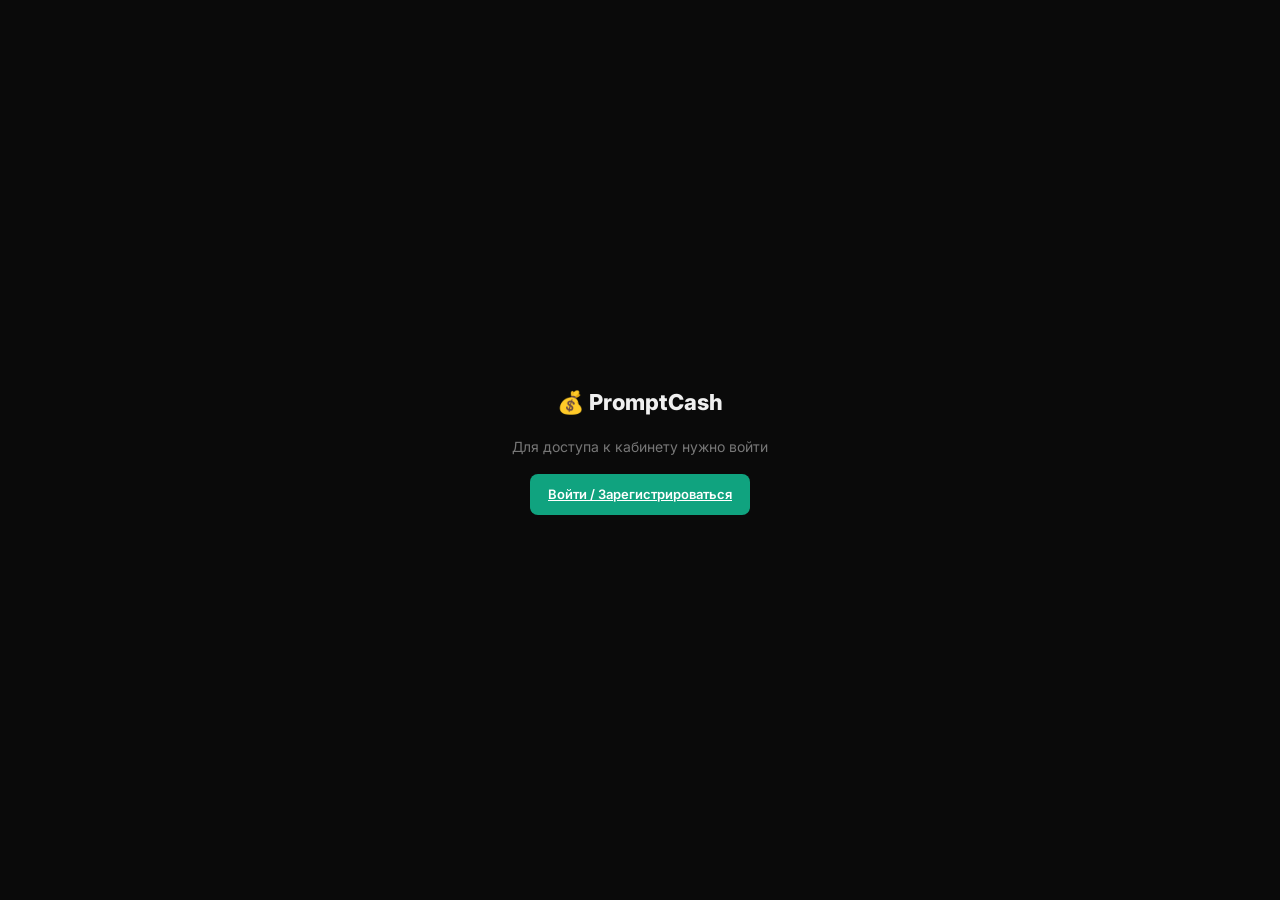
<file: index.html>
<!DOCTYPE html>
<html lang="ru">
<head>
<meta charset="UTF-8"/>
<meta name="viewport" content="width=device-width, initial-scale=1.0"/>
<title>PromptCash — Рекламный кабинет</title>
<style>
@import url('https://fonts.googleapis.com/css2?family=Inter:wght@400;500;600;700;800&display=swap');
*{box-sizing:border-box;margin:0;padding:0}
:root{
  --g:#10a37f;--gl:#12c49a;
  --bg:#0a0a0a;--bg2:#111;--bg3:#1a1a1a;
  --bd:#252525;--bd2:#333;
  --tx:#f0f0f0;--mt:#777;--mt2:#444;
  --red:#e55;--yellow:#f5a623;--blue:#5b9eff;
}
body{font-family:'Inter',sans-serif;background:var(--bg);color:var(--tx);font-size:14px;line-height:1.6;min-height:100vh}
.layout{display:flex;min-height:100vh}
.sidebar{width:220px;background:var(--bg2);border-right:1px solid var(--bd);flex-shrink:0;position:fixed;top:0;left:0;height:100vh;display:flex;flex-direction:column;z-index:10}
.main{margin-left:220px;flex:1;padding:32px;max-width:1100px}
.sb-logo{padding:20px 20px 16px;border-bottom:1px solid var(--bd);font-size:16px;font-weight:800}
.sb-logo em{color:var(--g);font-style:normal}
.sb-nav{padding:12px 8px;flex:1}
.sb-item{display:flex;align-items:center;gap:10px;padding:10px 12px;border-radius:8px;cursor:pointer;color:var(--mt);font-size:13px;font-weight:500;transition:all .15s;margin-bottom:2px;border:none;background:none;width:100%;text-align:left;font-family:'Inter',sans-serif}
.sb-item:hover,.sb-item.active{background:var(--bg3);color:var(--tx)}
.sb-company{margin:8px;padding:14px;background:var(--bg3);border:1px solid var(--bd);border-radius:10px}
.sb-company .cname{font-size:13px;font-weight:700;margin-bottom:2px;white-space:nowrap;overflow:hidden;text-overflow:ellipsis}
.sb-company .cind{font-size:11px;color:var(--mt)}
.sb-balance{margin:8px;padding:14px;background:var(--bg3);border:1px solid var(--bd);border-radius:10px}
.sb-balance .lbl{font-size:11px;color:var(--mt);margin-bottom:4px}
.sb-balance .amt{font-size:20px;font-weight:800;color:var(--g)}
.sb-balance .sub{font-size:11px;color:var(--mt2);margin-top:2px}
.sb-topup{display:block;width:100%;margin-top:10px;background:var(--g);color:#fff;border:none;border-radius:7px;padding:9px;font-size:13px;font-weight:600;cursor:pointer;font-family:'Inter',sans-serif}
.sb-topup:hover{background:var(--gl)}
.sb-logout{margin:8px;padding:9px;background:none;border:1px solid var(--bd);color:var(--mt);border-radius:7px;font-size:12px;cursor:pointer;width:calc(100% - 16px);font-family:'Inter',sans-serif}
.sb-logout:hover{border-color:var(--red);color:var(--red)}
.page{display:none}.page.active{display:block}
.ph{margin-bottom:28px}
.ph h1{font-size:22px;font-weight:800;letter-spacing:-0.5px;margin-bottom:4px}
.ph p{color:var(--mt);font-size:13px}
.card{background:var(--bg2);border:1px solid var(--bd);border-radius:14px;padding:24px;margin-bottom:20px}
.card-title{font-size:14px;font-weight:700;margin-bottom:16px}
.stats-row{display:grid;grid-template-columns:repeat(4,1fr);gap:16px;margin-bottom:24px}
.stat-box{background:var(--bg2);border:1px solid var(--bd);border-radius:12px;padding:20px}
.stat-box .val{font-size:28px;font-weight:800;color:var(--g);letter-spacing:-1px;line-height:1}
.stat-box .lbl{font-size:11px;color:var(--mt);margin-top:6px;text-transform:uppercase;letter-spacing:0.5px}
.tbl{width:100%;border-collapse:collapse}
.tbl th{font-size:11px;font-weight:600;color:var(--mt);text-transform:uppercase;letter-spacing:0.5px;padding:10px 14px;text-align:left;border-bottom:1px solid var(--bd)}
.tbl td{padding:12px 14px;border-bottom:1px solid var(--bd);font-size:13px;vertical-align:middle}
.tbl tr:last-child td{border-bottom:none}
.tbl tr:hover td{background:var(--bg3)}
.badge{display:inline-flex;align-items:center;gap:4px;padding:3px 8px;border-radius:20px;font-size:11px;font-weight:600;white-space:nowrap}
.badge.active{background:rgba(16,163,127,.15);color:var(--g)}
.badge.paused{background:rgba(245,166,35,.12);color:var(--yellow)}
.badge.pending_review{background:rgba(91,158,255,.12);color:var(--blue)}
.badge.rejected{background:rgba(230,85,85,.12);color:var(--red)}
.clickable{cursor:pointer;color:var(--tx);text-decoration:none}
.clickable:hover{color:var(--g);text-decoration:underline}
.form-group{margin-bottom:20px}
.form-grid{display:grid;grid-template-columns:1fr 1fr;gap:20px}
.form-label{display:flex;justify-content:space-between;align-items:center;font-size:12px;font-weight:600;color:var(--mt);margin-bottom:8px;text-transform:uppercase;letter-spacing:0.5px}
.counter{font-weight:400;color:var(--mt2)}
.counter.warn{color:var(--yellow)}.counter.over{color:var(--red)}
.form-input{width:100%;background:var(--bg3);border:1px solid var(--bd2);border-radius:8px;padding:10px 14px;color:var(--tx);font-size:14px;font-family:'Inter',sans-serif;outline:none;transition:border-color .15s}
.form-input:focus{border-color:var(--g)}
.form-input::placeholder{color:var(--mt2)}
.form-input:disabled{opacity:.6;cursor:not-allowed}
.form-textarea{resize:vertical;min-height:80px}
.form-hint{font-size:11px;color:var(--mt2);margin-top:6px;line-height:1.5}
.form-hint.error{color:var(--red)}
select.form-input{cursor:pointer}
.preview-wrap{position:sticky;top:32px}
.preview-card{background:#fff;border-radius:12px;padding:16px;color:#111;font-family:-apple-system,sans-serif;box-shadow:0 4px 24px rgba(0,0,0,.4);width:312px}
.preview-lbl{font-size:10px;color:#888;margin-bottom:8px}
.preview-title{font-size:15px;font-weight:700;margin-bottom:5px;line-height:1.3;word-break:break-word}
.preview-desc{font-size:13px;color:#555;margin-bottom:12px;line-height:1.4;word-break:break-word}
.preview-cta{background:#10a37f;color:#fff;border:none;border-radius:6px;padding:9px 16px;font-size:13px;font-weight:600;width:100%;margin-bottom:10px;cursor:pointer}
.preview-foot{display:flex;justify-content:space-between;font-size:11px;color:#aaa}
.preview-placeholder{color:#ccc;font-style:italic}
.btn{display:inline-flex;align-items:center;gap:6px;padding:10px 18px;border-radius:8px;font-size:13px;font-weight:600;cursor:pointer;border:none;font-family:'Inter',sans-serif;transition:all .15s}
.btn-primary{background:var(--g);color:#fff}.btn-primary:hover{background:var(--gl)}
.btn-secondary{background:var(--bg3);color:var(--tx);border:1px solid var(--bd2)}.btn-secondary:hover{border-color:var(--g);color:var(--g)}
.btn-sm{padding:7px 12px;font-size:12px}
.btn-group{display:flex;gap:8px;flex-wrap:wrap}
.progress-wrap{background:var(--bg3);border-radius:4px;height:6px;overflow:hidden;margin-top:8px}
.progress-bar{height:100%;background:var(--g);border-radius:4px}
.modal-overlay{display:none;position:fixed;inset:0;background:rgba(0,0,0,.75);z-index:100;align-items:center;justify-content:center;padding:20px}
.modal-overlay.open{display:flex}
.modal{background:var(--bg2);border:1px solid var(--bd);border-radius:16px;padding:32px;max-width:480px;width:100%;position:relative}
.modal.wide{max-width:600px}
.modal h2{font-size:18px;font-weight:800;margin-bottom:8px}
.modal p{color:var(--mt);font-size:13px;margin-bottom:24px;line-height:1.6}
.modal-close{position:absolute;top:14px;right:16px;background:none;border:none;color:var(--mt);font-size:20px;cursor:pointer}
.topup-grid{display:grid;grid-template-columns:repeat(3,1fr);gap:10px;margin-bottom:16px}
.topup-opt{background:var(--bg3);border:1px solid var(--bd);border-radius:10px;padding:14px;text-align:center;cursor:pointer;transition:all .15s}
.topup-opt:hover,.topup-opt.selected{border-color:var(--g);background:rgba(16,163,127,.08)}
.topup-opt .amt{font-size:18px;font-weight:800;color:var(--g)}
.topup-opt .shows{font-size:11px;color:var(--mt);margin-top:2px}
.alert{padding:12px 16px;border-radius:8px;font-size:13px;margin-bottom:16px;line-height:1.5}
.alert.info{background:rgba(16,163,127,.1);border:1px solid rgba(16,163,127,.2);color:var(--g)}
.alert.warn{background:rgba(245,166,35,.1);border:1px solid rgba(245,166,35,.2);color:var(--yellow)}
.alert.error{background:rgba(230,85,85,.1);border:1px solid rgba(230,85,85,.2);color:var(--red)}
.alert.success{background:rgba(16,163,127,.1);border:1px solid rgba(16,163,127,.2);color:var(--g)}
.chart-stub{background:var(--bg3);border-radius:10px;height:160px;display:flex;align-items:flex-end;padding:12px;gap:4px}
.bar{flex:1;background:var(--g);border-radius:2px 2px 0 0;opacity:.7;min-width:4px}
.loading{color:var(--mt);font-size:13px;padding:20px;text-align:center}
.gate{position:fixed;inset:0;background:var(--bg);z-index:1000;display:flex;align-items:center;justify-content:center;flex-direction:column;gap:16px}
.gate p{color:var(--mt);font-size:14px}
.apikey-box{display:flex;gap:8px;align-items:center;background:var(--bg3);border:1px solid var(--bd2);border-radius:8px;padding:10px 14px;font-family:monospace;font-size:13px}
.apikey-box span{flex:1;overflow:hidden;text-overflow:ellipsis;white-space:nowrap}
.copy-btn{background:var(--bg2);border:1px solid var(--bd2);color:var(--mt);border-radius:6px;padding:6px 10px;font-size:11px;cursor:pointer;font-family:'Inter',sans-serif}
.copy-btn:hover{color:var(--g);border-color:var(--g)}
.detail-stats{display:grid;grid-template-columns:repeat(3,1fr);gap:12px;margin-bottom:20px}
.detail-stat{background:var(--bg3);border-radius:10px;padding:14px}
.detail-stat .v{font-size:22px;font-weight:800;color:var(--g)}
.detail-stat .l{font-size:11px;color:var(--mt);margin-top:2px}
.detail-row{display:flex;justify-content:space-between;padding:10px 0;border-bottom:1px solid var(--bd);font-size:13px}
.detail-row:last-child{border-bottom:none}
.detail-row .k{color:var(--mt)}
.detail-row .v{color:var(--tx);text-align:right;max-width:60%;word-break:break-word}
@media(max-width:900px){.sidebar{display:none}.main{margin-left:0}.stats-row{grid-template-columns:1fr 1fr}.form-grid{grid-template-columns:1fr}}
</style>
</head>
<body>

<div class="gate" id="gate" style="display:none">
  <div class="logo" style="font-size:22px;font-weight:800">💰 PromptCash</div>
  <p>Для доступа к кабинету нужно войти</p>
  <a href="auth.html" class="btn btn-primary">Войти / Зарегистрироваться</a>
</div>

<div class="layout" id="app" style="display:none">
  <div class="sidebar">
    <div class="sb-logo">💰 Prompt<em>Cash</em></div>
    <nav class="sb-nav">
      <button class="sb-item active" onclick="showPage('dashboard')"><span>📊</span> Дашборд</button>
      <button class="sb-item" onclick="showPage('campaigns')"><span>📢</span> Кампании</button>
      <button class="sb-item" onclick="showPage('new-campaign')"><span>✏️</span> Новая кампания</button>
      <button class="sb-item" onclick="showPage('billing')"><span>💳</span> Баланс и оплата</button>
      <button class="sb-item" onclick="showPage('profile')"><span>🏢</span> Профиль компании</button>
      <button class="sb-item" onclick="showPage('help')"><span>❓</span> Помощь</button>
    </nav>
    <div style="padding:8px">
      <div class="sb-company">
        <div class="cname" id="sb-company-name">—</div>
        <div class="cind" id="sb-company-ind">—</div>
      </div>
      <div class="sb-balance">
        <div class="lbl">Баланс</div>
        <div class="amt" id="sb-bal">—</div>
        <div class="sub" id="sb-shows">загрузка...</div>
        <button class="sb-topup" onclick="openModal('modal-topup')">+ Пополнить</button>
      </div>
      <button class="sb-logout" onclick="logout()">Выйти</button>
    </div>
  </div>

  <div class="main">

    <!-- ДАШБОРД -->
    <div class="page active" id="page-dashboard">
      <div class="ph"><h1>Дашборд</h1><p>Статистика по всем кампаниям</p></div>
      <div class="stats-row">
        <div class="stat-box"><div class="val" id="d-shows">—</div><div class="lbl">Показов</div></div>
        <div class="stat-box"><div class="val" id="d-clicks">—</div><div class="lbl">Кликов</div></div>
        <div class="stat-box"><div class="val" id="d-ctr">—</div><div class="lbl">CTR</div></div>
        <div class="stat-box"><div class="val" id="d-spent">—</div><div class="lbl">Потрачено</div></div>
      </div>
      <div class="card">
        <div class="card-title">📈 Показы по дням</div>
        <div class="chart-stub" id="chart"></div>
      </div>
      <div class="card">
        <div class="card-title">📢 Кампании</div>
        <div id="dash-campaigns"><div class="loading">Загрузка...</div></div>
      </div>
    </div>

    <!-- КАМПАНИИ -->
    <div class="page" id="page-campaigns">
      <div class="ph">
        <div style="display:flex;justify-content:space-between;align-items:flex-start">
          <div><h1>Кампании</h1><p>Управление рекламными кампаниями. Кликните на название для деталей.</p></div>
          <button class="btn btn-primary" onclick="showPage('new-campaign')">+ Новая кампания</button>
        </div>
      </div>
      <div class="card" style="padding:0;overflow:hidden">
        <div id="campaigns-list"><div class="loading">Загрузка...</div></div>
      </div>
    </div>

    <!-- НОВАЯ КАМПАНИЯ -->
    <div class="page" id="page-new-campaign">
      <div class="ph"><h1>Новая кампания</h1><p>Заполни форму — объявление появится у пользователей PromptCash</p></div>
      <div id="form-alert"></div>

      <div style="display:grid;grid-template-columns:1fr 320px;gap:28px;align-items:start">
        <div>
          <div class="card">
            <div class="card-title">📋 Основная информация</div>
            <div class="form-group">
              <div class="form-label">Название кампании <span class="counter" id="cnt-name">0/50</span></div>
              <input class="form-input" id="f-name" type="text" maxlength="50" placeholder="Например: Летняя акция 2026" oninput="cnt(this,'cnt-name',50)"/>
              <div class="form-hint">Видите только вы — для внутреннего учёта</div>
            </div>
            <div class="form-group">
              <div class="form-label">Бюджет кампании</div>
              <div style="display:flex;gap:10px;align-items:center">
                <input class="form-input" id="f-budget" type="number" min="1000" step="500" placeholder="Минимум 1 000 ₽" oninput="updBudget()" style="max-width:220px"/>
                <span style="color:var(--mt);font-size:13px" id="budget-shows">— показов</span>
              </div>
              <div class="form-hint">1 показ = 1 ₽. Это лимит — реальное списание идёт за каждый показ с вашего общего баланса.</div>
            </div>
          </div>

          <div class="card">
            <div class="card-title">📋 Формат объявления</div>
            <div class="form-group">
              <div class="form-label">Выберите формат</div>
              <div style="display:grid;grid-template-columns:1fr 1fr;gap:12px">
                <label style="border:2px solid var(--g);border-radius:10px;padding:14px;cursor:pointer;display:block" id="fmt-text-label">
                  <input type="radio" name="placementType" value="text_banner" checked onchange="updFormat()" style="margin-right:8px"/>
                  <strong>Текстовый попап</strong>
                  <div style="font-size:11px;color:var(--mt);margin-top:6px">Полоса сверху страницы, без изображения</div>
                </label>
                <label style="border:2px solid var(--bd2);border-radius:10px;padding:14px;cursor:pointer;display:block" id="fmt-image-label">
                  <input type="radio" name="placementType" value="image_card" onchange="updFormat()" style="margin-right:8px"/>
                  <strong>Карточка с фото</strong>
                  <div style="font-size:11px;color:var(--mt);margin-top:6px">Боковая карточка, изображение 280×140px</div>
                </label>
              </div>
            </div>
            <div class="form-group" id="image-upload-block" style="display:none">
              <div class="form-label">Изображение (280×140px)</div>
              <input type="file" id="f-image" accept="image/png,image/jpeg,image/webp" onchange="handleImageUpload(event)" class="form-input"/>
              <div class="form-hint" id="image-hint">PNG, JPEG или WebP. Точный размер 280×140px.</div>
              <div id="image-preview-wrap" style="display:none;margin-top:10px">
                <img id="image-preview" style="width:280px;height:140px;border-radius:8px;border:1px solid var(--bd2);object-fit:cover"/>
              </div>
            </div>
          </div>

          <div class="card">
            <div class="card-title">✏️ Содержание объявления</div>
            <div class="form-group">
              <div class="form-label">Заголовок <span class="counter" id="cnt-title">0/60</span></div>
              <input class="form-input" id="f-title" type="text" maxlength="60" placeholder="Создавайте быстрее с AI-инструментами" oninput="cnt(this,'cnt-title',60);updPreview()"/>
              <div class="form-hint">Макс. 60 символов</div>
            </div>
            <div class="form-group">
              <div class="form-label">Описание <span class="counter" id="cnt-desc">0/120</span></div>
              <textarea class="form-input form-textarea" id="f-desc" maxlength="120" placeholder="Полезные продукты для разработчиков." oninput="cnt(this,'cnt-desc',120);updPreview()"></textarea>
              <div class="form-hint">Макс. 120 символов</div>
            </div>
            <div class="form-grid">
              <div class="form-group">
                <div class="form-label">Текст кнопки <span class="counter" id="cnt-cta">0/20</span></div>
                <input class="form-input" id="f-cta" type="text" maxlength="20" placeholder="Узнать больше" oninput="cnt(this,'cnt-cta',20);updPreview()"/>
                <div class="form-hint">Макс. 20 символов</div>
              </div>
              <div class="form-group">
                <div class="form-label">URL назначения</div>
                <input class="form-input" id="f-url" type="url" placeholder="https://yoursite.ru" oninput="valUrl(this);updPreview()"/>
                <div class="form-hint" id="url-hint">Только https://</div>
              </div>
            </div>
          </div>

          <div class="btn-group">
            <button class="btn btn-primary" onclick="submitCampaign()" id="submit-btn">🚀 Создать кампанию</button>
            <button class="btn btn-secondary" onclick="showPage('campaigns')">Отмена</button>
          </div>
        </div>

        <div class="preview-wrap">
          <div style="font-size:12px;font-weight:600;color:var(--mt);text-transform:uppercase;letter-spacing:0.5px;margin-bottom:12px">Превью карточки</div>
          <div class="preview-card" id="preview-image-card">
            <img id="prev-img" style="width:calc(100% + 32px);height:140px;object-fit:cover;border-radius:8px 8px 0 0;margin:-16px -16px 12px;display:block;background:#f3f4f6"/>
            <div class="preview-lbl">Реклама · Не является частью ответа ChatGPT</div>
            <div class="preview-title" id="prev-title"><span class="preview-placeholder">Заголовок появится здесь</span></div>
            <div class="preview-desc" id="prev-desc"><span class="preview-placeholder">Описание появится здесь</span></div>
            <button class="preview-cta" id="prev-cta">Узнать больше</button>
            <div class="preview-foot"><span>Почему я вижу это?</span><span>×</span></div>
          </div>
          <div class="preview-card" id="preview-text-banner" style="display:none;max-width:100%;padding:10px 14px">
            <div style="display:flex;align-items:center;gap:10px;flex-wrap:wrap">
              <span style="font-size:10px;color:#888;background:#f3f4f6;padding:2px 8px;border-radius:20px;flex-shrink:0">Реклама</span>
              <span id="prev-title-bar" style="font-weight:600;font-size:13px"><span class="preview-placeholder">Заголовок</span></span>
              <span id="prev-desc-bar" style="color:#777;font-size:12px"><span class="preview-placeholder">Описание</span></span>
            </div>
            <div style="display:flex;justify-content:space-between;align-items:center;margin-top:10px">
              <span style="font-size:11px;color:#999;text-decoration:underline">Почему я вижу это?</span>
              <span id="prev-cta-bar" style="background:#10a37f;color:#fff;font-size:12px;font-weight:600;padding:6px 14px;border-radius:6px">Узнать больше</span>
            </div>
          </div>
        </div>
      </div>
    </div>

    <!-- БАЛАНС -->
    <div class="page" id="page-billing">
      <div class="ph"><h1>Баланс и оплата</h1><p>Пополнение и история транзакций</p></div>
      <div style="display:grid;grid-template-columns:1fr 1fr;gap:20px;margin-bottom:24px">
        <div class="stat-box"><div class="val" id="bill-bal">—</div><div class="lbl">Текущий баланс</div></div>
        <div class="stat-box"><div class="val" id="bill-spent">—</div><div class="lbl">Потрачено всего</div></div>
      </div>
      <div class="card">
        <div class="card-title">💳 Пополнить баланс</div>
        <div class="topup-grid">
          <div class="topup-opt selected" onclick="selTopup(this,1000)"><div class="amt">1 000 ₽</div><div class="shows">1 000 показов</div></div>
          <div class="topup-opt" onclick="selTopup(this,3000)"><div class="amt">3 000 ₽</div><div class="shows">3 000 показов</div></div>
          <div class="topup-opt" onclick="selTopup(this,5000)"><div class="amt">5 000 ₽</div><div class="shows">5 000 показов</div></div>
          <div class="topup-opt" onclick="selTopup(this,10000)"><div class="amt">10 000 ₽</div><div class="shows">10 000 показов</div></div>
          <div class="topup-opt" onclick="selTopup(this,25000)"><div class="amt">25 000 ₽</div><div class="shows">25 000 показов</div></div>
          <div class="topup-opt" onclick="selTopup(this,0)"><div class="amt">Своя</div><div class="shows">от 1 000 ₽</div></div>
        </div>
        <div id="custom-topup" style="display:none;margin-bottom:16px">
          <input class="form-input" type="number" placeholder="Введите сумму (мин. 1 000 ₽)" min="1000" step="500" id="custom-amt" style="max-width:260px"/>
        </div>
        <div class="alert warn">⏳ Онлайн-оплата скоро. Сейчас пополнение по запросу: напишите на ads@promptcash.io</div>
        <button class="btn btn-primary" onclick="doTopup()">Запросить пополнение →</button>
      </div>
      <div class="card">
        <div class="card-title">📋 История транзакций</div>
        <div id="transactions-list"><div class="loading">Загрузка...</div></div>
      </div>
    </div>

    <!-- ПРОФИЛЬ -->
    <div class="page" id="page-profile">
      <div class="ph"><h1>Профиль компании</h1><p>Информация о вашей компании и API-доступ</p></div>
      <div id="profile-alert"></div>
      <div class="card">
        <div class="card-title">🏢 Данные компании</div>
        <div class="form-group">
          <div class="form-label">Название компании</div>
          <input class="form-input" id="p-company" type="text" maxlength="80"/>
        </div>
        <div class="form-grid">
          <div class="form-group">
            <div class="form-label">Сфера деятельности</div>
            <select class="form-input" id="p-industry"></select>
          </div>
          <div class="form-group">
            <div class="form-label">Сайт</div>
            <input class="form-input" id="p-website" type="text" placeholder="https://yoursite.ru"/>
          </div>
        </div>
        <div class="form-group">
          <div class="form-label">Email</div>
          <input class="form-input" id="p-email" type="email" disabled/>
          <div class="form-hint">Email изменить нельзя — обратитесь в поддержку</div>
        </div>
        <button class="btn btn-primary" onclick="saveProfile()">Сохранить изменения</button>
      </div>
      <div class="card">
        <div class="card-title">🔑 API-ключ</div>
        <p style="color:var(--mt);font-size:13px;margin-bottom:14px">Используется для интеграций. Никому не передавайте этот ключ.</p>
        <div class="apikey-box">
          <span id="p-apikey">—</span>
          <button class="copy-btn" onclick="copyApiKey()">Копировать</button>
        </div>
      </div>
    </div>

    <!-- ПОМОЩЬ -->
    <div class="page" id="page-help">
      <div class="ph"><h1>Помощь</h1><p>Технические требования и контакты</p></div>
      <div class="card">
        <div class="card-title">📐 Требования к объявлениям</div>
        <table class="tbl">
          <thead><tr><th>Поле</th><th>Лимит</th></tr></thead>
          <tbody>
            <tr><td><strong>Заголовок</strong></td><td>Макс. 60 символов</td></tr>
            <tr><td><strong>Описание</strong></td><td>Макс. 120 символов</td></tr>
            <tr><td><strong>Кнопка CTA</strong></td><td>Макс. 20 символов</td></tr>
            <tr><td><strong>URL</strong></td><td>Только https://</td></tr>
            <tr><td><strong>Изображение</strong></td><td>Точно 280×140px (PNG/JPEG/WebP)</td></tr>
          </tbody>
        </table>
      </div>
      <div class="card">
        <div class="card-title">🛡 Как работает модерация</div>
        <p style="color:var(--mt);font-size:13px;line-height:1.7">Каждая новая кампания проходит проверку перед запуском — обычно до 2 часов. Если объявление отклонено, вы увидите причину в деталях кампании.</p>
      </div>
      <div class="card">
        <div class="card-title">📞 Связаться с нами</div>
        <div style="font-size:13px;color:var(--mt);line-height:2.2">
          Email: <a href="mailto:ads@promptcash.io" style="color:var(--g)">ads@promptcash.io</a>
        </div>
      </div>
    </div>

  </div>
</div>

<div class="modal-overlay" id="modal-topup">
  <div class="modal">
    <button class="modal-close" onclick="closeModal('modal-topup')">×</button>
    <h2>Пополнить баланс</h2>
    <p>Выберите сумму. Сейчас пополнение обрабатывается вручную.</p>
    <div class="topup-grid">
      <div class="topup-opt selected" onclick="selTopup(this,1000)"><div class="amt">1 000 ₽</div><div class="shows">1 000 показов</div></div>
      <div class="topup-opt" onclick="selTopup(this,3000)"><div class="amt">3 000 ₽</div><div class="shows">3 000 показов</div></div>
      <div class="topup-opt" onclick="selTopup(this,5000)"><div class="amt">5 000 ₽</div><div class="shows">5 000 показов</div></div>
      <div class="topup-opt" onclick="selTopup(this,10000)"><div class="amt">10 000 ₽</div><div class="shows">10 000 показов</div></div>
      <div class="topup-opt" onclick="selTopup(this,25000)"><div class="amt">25 000 ₽</div><div class="shows">25 000 показов</div></div>
      <div class="topup-opt" onclick="selTopup(this,0)"><div class="amt">Своя</div><div class="shows">от 1 000 ₽</div></div>
    </div>
    <button class="btn btn-primary" style="width:100%" onclick="doTopup()">Запросить пополнение →</button>
  </div>
</div>

<div class="modal-overlay" id="modal-success">
  <div class="modal" style="text-align:center">
    <div style="font-size:48px;margin-bottom:16px">🎉</div>
    <h2>Кампания создана!</h2>
    <p>Объявление отправлено на модерацию. Обычно проверка занимает до 2 часов. Как только мы одобрим кампанию — показы начнутся автоматически.</p>
    <button class="btn btn-primary" style="width:100%" onclick="closeModal('modal-success');showPage('campaigns');loadCampaigns()">Перейти к кампаниям</button>
  </div>
</div>

<!-- MODAL: ДЕТАЛИ КАМПАНИИ -->
<div class="modal-overlay" id="modal-campaign-detail">
  <div class="modal wide">
    <button class="modal-close" onclick="closeModal('modal-campaign-detail')">×</button>
    <h2 id="detail-title">—</h2>
    <p id="detail-status"></p>
    <div id="detail-rejection-reason" style="display:none;background:rgba(230,85,85,.1);border:1px solid rgba(230,85,85,.25);border-radius:8px;padding:12px 14px;font-size:13px;color:#e55;margin-bottom:20px;line-height:1.5"></div>
    <div id="detail-preview-wrap" style="margin-bottom:20px"></div>
    <div class="detail-stats">
      <div class="detail-stat"><div class="v" id="detail-impressions">—</div><div class="l">Показов</div></div>
      <div class="detail-stat"><div class="v" id="detail-clicks">—</div><div class="l">Кликов</div></div>
      <div class="detail-stat"><div class="v" id="detail-ctr">—</div><div class="l">CTR</div></div>
      <div class="detail-stat"><div class="v" id="detail-cpc">—</div><div class="l">Цена клика</div></div>
      <div class="detail-stat"><div class="v" id="detail-spent">—</div><div class="l">Потрачено</div></div>
      <div class="detail-stat"><div class="v" id="detail-budget-stat">—</div><div class="l">Бюджет</div></div>
    </div>
    <div style="margin-bottom:20px">
      <div style="display:flex;justify-content:space-between;font-size:12px;color:var(--mt);margin-bottom:6px">
        <span>Использовано бюджета кампании</span>
      </div>
      <div class="progress-wrap"><div class="progress-bar" id="detail-progress" style="width:0%"></div></div>
    </div>
    <div style="background:var(--bg3);border-radius:10px;padding:16px;margin-bottom:20px">
      <div class="detail-row"><span class="k">Описание</span><span class="v" id="detail-desc">—</span></div>
      <div class="detail-row"><span class="k">Текст кнопки</span><span class="v" id="detail-cta">—</span></div>
      <div class="detail-row"><span class="k">Ссылка</span><a class="v" id="detail-url" href="#" target="_blank" style="color:var(--g)">—</a></div>
    </div>
    <button class="btn btn-secondary" id="detail-pause-btn" style="width:100%">⏸ Поставить на паузу</button>
  </div>
</div>

<script>
const API = 'https://romptcash-backend.onrender.com';
let API_KEY = localStorage.getItem('pc_api_key');
let ADVERTISER = JSON.parse(localStorage.getItem('pc_advertiser') || 'null');
let uploadedImageUrl = null;

if (!API_KEY) {
  document.getElementById('gate').style.display = 'flex';
} else {
  document.getElementById('app').style.display = 'flex';
  init();
}

function logout() {
  localStorage.removeItem('pc_api_key');
  localStorage.removeItem('pc_advertiser');
  window.location.href = 'auth.html';
}

async function apiFetch(path, opts = {}) {
  const res = await fetch(API + path, {
    ...opts,
    headers: { 'Content-Type': 'application/json', 'x-api-key': API_KEY, ...(opts.headers || {}) }
  });
  if (res.status === 401) { logout(); throw new Error('Сессия истекла'); }
  if (!res.ok) { const e = await res.json(); throw new Error(e.error || 'Ошибка'); }
  return res.json();
}

async function init() {
  try {
    const me = await apiFetch('/advertiser/me');
    document.getElementById('sb-company-name').textContent = me.companyName || me.name;
    document.getElementById('sb-company-ind').textContent = me.industry || '—';
    updateBalance(me.balanceRub);
    document.getElementById('bill-bal').textContent = me.balanceRub.toLocaleString('ru') + ' ₽';
    document.getElementById('bill-spent').textContent = me.totalSpentRub.toLocaleString('ru') + ' ₽';
    document.getElementById('p-company').value = me.companyName || '';
    document.getElementById('p-website').value = me.website || '';
    document.getElementById('p-email').value = me.email || '';
    document.getElementById('p-apikey').textContent = me.apiKey;
    await loadIndustries(me.industry);
  } catch(e) { console.error('init error', e); }

  try {
    const stats = await apiFetch('/advertiser/stats');
    document.getElementById('d-shows').textContent = stats.impressions.toLocaleString('ru');
    document.getElementById('d-clicks').textContent = stats.clicks.toLocaleString('ru');
    document.getElementById('d-ctr').textContent = stats.ctr + '%';
    document.getElementById('d-spent').textContent = stats.spentRub.toLocaleString('ru') + ' ₽';
  } catch(e) { console.error('stats error', e); }

  loadCampaigns();
  loadTransactions();
  buildChart();
  updFormat();
}

async function loadIndustries(current) {
  try {
    const res = await fetch(API + '/auth/industries');
    const list = await res.json();
    const sel = document.getElementById('p-industry');
    sel.innerHTML = list.map(i => `<option value="${i}" ${i===current?'selected':''}>${i}</option>`).join('');
  } catch(e) {}
}

function updateBalance(bal) {
  document.getElementById('sb-bal').textContent = bal.toLocaleString('ru') + ' ₽';
  document.getElementById('sb-shows').textContent = '≈ ' + bal.toLocaleString('ru') + ' показов осталось';
}

const STATUS_LABELS = {
  active: '<span class="badge active">● Активна</span>',
  paused: '<span class="badge paused">⏸ На паузе</span>',
  pending_review: '<span class="badge pending_review">🕐 На модерации</span>',
  rejected: '<span class="badge rejected">✕ Отклонена</span>'
};

async function loadCampaigns() {
  try {
    const camps = await apiFetch('/advertiser/campaigns');
    const dashEl = document.getElementById('dash-campaigns');
    const listEl = document.getElementById('campaigns-list');
    if (camps.length === 0) {
      const empty = '<div class="loading">Нет кампаний. <button class="btn btn-primary btn-sm" onclick="showPage(\'new-campaign\')" style="margin-left:8px">+ Создать первую</button></div>';
      dashEl.innerHTML = empty;
      listEl.innerHTML = empty;
    } else {
      dashEl.innerHTML = renderCampaignsTable(camps.slice(0, 3));
      listEl.innerHTML = renderCampaignsTable(camps);
    }
  } catch(e) { console.error('campaigns error', e); }
}

function renderCampaignsTable(camps) {
  const rows = camps.map(c => {
    const pct = Math.round((c.spent_usd / c.total_budget_usd) * 100);
    const budgetRub = Math.round(c.total_budget_usd * 75);
    const spentRub = Math.round(c.spent_usd * 75);
    const statusBadge = STATUS_LABELS[c.status] || c.status;

    let pauseBtn = '';
    if (c.status === 'active') pauseBtn = `<button class="btn btn-secondary btn-sm" onclick="toggleCamp('${c.id}','paused')">⏸</button>`;
    if (c.status === 'paused') pauseBtn = `<button class="btn btn-secondary btn-sm" onclick="toggleCamp('${c.id}','active')">▶️</button>`;

    const thumb = c.placement_type === 'image_card' && c.image_url
      ? `<img src="${c.image_url}" style="width:40px;height:20px;border-radius:4px;object-fit:cover;flex-shrink:0"/>`
      : '';

    return `<tr>
      <td><div style="display:flex;align-items:center;gap:10px">${thumb}<a class="clickable" onclick="openCampaignDetail('${c.id}')" style="font-weight:600">${c.title}</a></div></td>
      <td>${statusBadge}</td>
      <td>${(c.impressions ?? 0).toLocaleString('ru')}</td>
      <td>${(c.clicks ?? 0).toLocaleString('ru')}</td>
      <td><div>${budgetRub.toLocaleString('ru')} ₽</div><div class="progress-wrap"><div class="progress-bar" style="width:${Math.min(pct,100)}%"></div></div><div style="font-size:11px;color:var(--mt);margin-top:2px">${spentRub.toLocaleString('ru')} ₽ потрачено</div></td>
      <td><div class="btn-group">${pauseBtn}</div></td>
    </tr>`;
  }).join('');
  return `<table class="tbl"><thead><tr><th>Объявление</th><th>Статус</th><th>Показы</th><th>Клики</th><th>Бюджет</th><th>Действия</th></tr></thead><tbody>${rows}</tbody></table>`;
}

async function openCampaignDetail(id) {
  try {
    const data = await apiFetch('/advertiser/campaigns/' + id);
    const c = data.campaign;
    const st = data.stats;

    document.getElementById('detail-title').textContent = c.title;
    document.getElementById('detail-status').innerHTML = STATUS_LABELS[c.status] || c.status;

    const rejectionEl = document.getElementById('detail-rejection-reason');
    if (c.status === 'rejected' && c.rejection_reason) {
      rejectionEl.style.display = 'block';
      rejectionEl.innerHTML = '<strong>Причина отклонения:</strong> ' + c.rejection_reason;
    } else {
      rejectionEl.style.display = 'none';
    }

    const previewEl = document.getElementById('detail-preview-wrap');
    if (c.placement_type === 'image_card' && c.image_url) {
      previewEl.innerHTML = '<div style="font-size:11px;color:var(--mt);margin-bottom:8px">Превью объявления</div><div style="background:#fff;border-radius:12px;padding:16px;width:312px;font-family:-apple-system,sans-serif"><img src="' + c.image_url + '" style="width:calc(100% + 32px);height:140px;object-fit:cover;border-radius:8px 8px 0 0;margin:-16px -16px 12px;display:block"/><div style="font-size:10px;color:#888;margin-bottom:8px">Реклама · Не является частью ответа ChatGPT</div><div style="font-size:14px;font-weight:600;color:#111;margin-bottom:4px;word-break:break-word">' + c.title + '</div><div style="font-size:12px;color:#555;margin-bottom:12px;word-break:break-word">' + c.description + '</div><div style="background:#10a37f;color:#fff;font-size:13px;font-weight:600;padding:8px;border-radius:6px;text-align:center">' + c.cta + '</div></div>';
    } else {
      previewEl.innerHTML = '<div style="font-size:11px;color:var(--mt);margin-bottom:8px">Превью объявления</div><div style="background:#fff;border-radius:10px;padding:10px 14px;font-family:-apple-system,sans-serif;display:flex;align-items:center;gap:10px;flex-wrap:wrap"><span style="font-size:10px;color:#888;background:#f3f4f6;padding:2px 8px;border-radius:20px">Реклама</span><span style="font-weight:600;font-size:13px;color:#111">' + c.title + '</span><span style="color:#777;font-size:12px">' + c.description + '</span><span style="background:#10a37f;color:#fff;font-size:12px;font-weight:600;padding:6px 14px;border-radius:6px;margin-left:auto">' + c.cta + '</span></div>';
    }

    document.getElementById('detail-impressions').textContent = st.impressions.toLocaleString('ru');
    document.getElementById('detail-clicks').textContent = st.clicks.toLocaleString('ru');
    document.getElementById('detail-ctr').textContent = st.ctr + '%';
    document.getElementById('detail-cpc').textContent = st.clicks > 0 ? st.cpcRub.toLocaleString('ru') + ' ₽' : '—';
    document.getElementById('detail-spent').textContent = st.spentRub.toLocaleString('ru') + ' ₽';
    document.getElementById('detail-budget-stat').textContent = st.budgetRub.toLocaleString('ru') + ' ₽';
    document.getElementById('detail-desc').textContent = c.description;
    document.getElementById('detail-cta').textContent = c.cta;
    document.getElementById('detail-url').textContent = c.url;
    document.getElementById('detail-url').href = c.url;

    const pct = st.budgetRub > 0 ? Math.min(Math.round((st.spentRub / st.budgetRub) * 100), 100) : 0;
    document.getElementById('detail-progress').style.width = pct + '%';

    const btn = document.getElementById('detail-pause-btn');
    if (c.status === 'active' || c.status === 'paused') {
      btn.style.display = 'block';
      btn.textContent = c.status === 'active' ? '⏸ Поставить на паузу' : '▶️ Возобновить';
      btn.onclick = async () => {
        await toggleCamp(c.id, c.status === 'active' ? 'paused' : 'active');
        openCampaignDetail(c.id);
      };
    } else {
      btn.style.display = 'none';
    }

    openModal('modal-campaign-detail');
  } catch(e) {
    alert('Ошибка: ' + e.message);
  }
}

async function toggleCamp(id, status) {
  try { await apiFetch('/advertiser/campaigns/' + id, { method: 'PATCH', body: JSON.stringify({ status }) }); loadCampaigns(); }
  catch(e) { alert('Ошибка: ' + e.message); }
}

async function loadTransactions() {
  try {
    const txs = await apiFetch('/advertiser/transactions');
    const el = document.getElementById('transactions-list');
    if (txs.length === 0) { el.innerHTML = '<div class="loading">Нет транзакций</div>'; return; }
    const rows = txs.map(t => {
      const isPlus = t.type === 'topup';
      const color = isPlus ? 'var(--g)' : 'var(--red)';
      const date = new Date(t.created_at).toLocaleDateString('ru');
      const desc = t.description || (isPlus ? 'Пополнение баланса' : 'Списание');
      return `<tr><td style="color:var(--mt)">${date}</td><td>${desc}</td><td style="color:${color};font-weight:600">${t.amount_rub.toLocaleString('ru')} ₽</td><td>${t.balance_after.toLocaleString('ru')} ₽</td></tr>`;
    }).join('');
    el.innerHTML = `<table class="tbl"><thead><tr><th>Дата</th><th>Операция</th><th>Сумма</th><th>Баланс после</th></tr></thead><tbody>${rows}</tbody></table>`;
  } catch(e) {}
}

function cnt(input, id, max) {
  const l = input.value.length;
  const el = document.getElementById(id);
  el.textContent = l + '/' + max;
  el.className = 'counter' + (l >= max ? ' over' : l > max*0.85 ? ' warn' : '');
}
function updBudget() {
  const v = parseInt(document.getElementById('f-budget').value) || 0;
  document.getElementById('budget-shows').textContent = v >= 1000 ? v.toLocaleString('ru') + ' показов' : v > 0 ? '⚠️ Мин. 1 000 ₽' : '— показов';
}
function valUrl(input) {
  const hint = document.getElementById('url-hint');
  if (input.value && !input.value.startsWith('https://')) {
    hint.textContent = '⚠️ URL должен начинаться с https://'; hint.className = 'form-hint error'; input.style.borderColor = 'var(--red)';
  } else { hint.textContent = 'Только https://'; hint.className = 'form-hint'; input.style.borderColor = ''; }
}

function updFormat() {
  const isImage = document.querySelector('input[name="placementType"]:checked').value === 'image_card';
  document.getElementById('image-upload-block').style.display = isImage ? 'block' : 'none';
  document.getElementById('fmt-text-label').style.borderColor = isImage ? 'var(--bd2)' : 'var(--g)';
  document.getElementById('fmt-image-label').style.borderColor = isImage ? 'var(--g)' : 'var(--bd2)';
  document.getElementById('preview-image-card').style.display = isImage ? 'block' : 'none';
  document.getElementById('preview-text-banner').style.display = isImage ? 'none' : 'block';
}

async function handleImageUpload(e) {
  const file = e.target.files[0];
  const hint = document.getElementById('image-hint');
  if (!file) return;

  hint.textContent = 'Проверяем размер...';
  hint.className = 'form-hint';

  const formData = new FormData();
  formData.append('image', file);

  try {
    const res = await fetch(API + '/advertiser/upload-image', {
      method: 'POST',
      headers: { 'x-api-key': API_KEY },
      body: formData
    });
    const data = await res.json();
    if (!res.ok) throw new Error(data.error);

    uploadedImageUrl = data.imageUrl;
    hint.textContent = '✓ Изображение загружено (' + data.width + '×' + data.height + 'px)';
    hint.style.color = 'var(--g)';
    document.getElementById('image-preview').src = data.imageUrl;
    document.getElementById('image-preview-wrap').style.display = 'block';
    updPreview();
  } catch(err) {
    uploadedImageUrl = null;
    hint.textContent = '⚠️ ' + err.message;
    hint.className = 'form-hint error';
    document.getElementById('image-preview-wrap').style.display = 'none';
  }
}

function updPreview() {
  const t = document.getElementById('f-title').value, d = document.getElementById('f-desc').value, c = document.getElementById('f-cta').value;
  document.getElementById('prev-title').innerHTML = t || '<span class="preview-placeholder">Заголовок появится здесь</span>';
  document.getElementById('prev-desc').innerHTML = d || '<span class="preview-placeholder">Описание появится здесь</span>';
  document.getElementById('prev-cta').textContent = c || 'Узнать больше';
  document.getElementById('prev-title-bar').innerHTML = t || '<span class="preview-placeholder">Заголовок</span>';
  document.getElementById('prev-desc-bar').innerHTML = d || '<span class="preview-placeholder">Описание</span>';
  document.getElementById('prev-cta-bar').textContent = c || 'Узнать больше';
  if (uploadedImageUrl) document.getElementById('prev-img').src = uploadedImageUrl;
}

async function submitCampaign() {
  const name = document.getElementById('f-name').value;
  const title = document.getElementById('f-title').value;
  const desc = document.getElementById('f-desc').value;
  const cta = document.getElementById('f-cta').value || 'Узнать больше';
  const url = document.getElementById('f-url').value;
  const budget = parseInt(document.getElementById('f-budget').value);
  const placementType = document.querySelector('input[name="placementType"]:checked').value;
  const alertEl = document.getElementById('form-alert');
  alertEl.innerHTML = '';

  if (!title) return alertEl.innerHTML = '<div class="alert warn">Заполните заголовок</div>';
  if (!desc) return alertEl.innerHTML = '<div class="alert warn">Заполните описание</div>';
  if (!url || !url.startsWith('https://')) return alertEl.innerHTML = '<div class="alert warn">Введите корректный URL (https://)</div>';
  if (!budget || budget < 1000) return alertEl.innerHTML = '<div class="alert warn">Минимальный бюджет — 1 000 ₽</div>';
  if (placementType === 'image_card' && !uploadedImageUrl) return alertEl.innerHTML = '<div class="alert warn">Загрузите изображение 280×140px для этого формата</div>';

  const btn = document.getElementById('submit-btn');
  btn.textContent = 'Создаём...'; btn.disabled = true;
  try {
    await apiFetch('/advertiser/campaigns', { method: 'POST', body: JSON.stringify({ campaignName: name, title, description: desc, cta, url, budgetRub: budget, placementType, imageUrl: uploadedImageUrl }) });
    btn.textContent = '🚀 Создать кампанию'; btn.disabled = false;
    ['f-name','f-title','f-desc','f-cta','f-url','f-budget'].forEach(id => { const el = document.getElementById(id); if (el) el.value = ''; });
    uploadedImageUrl = null;
    document.querySelector('input[name="placementType"][value="text_banner"]').checked = true;
    updFormat();
    document.getElementById('image-preview-wrap').style.display = 'none';
    updPreview();
    openModal('modal-success');
    const me = await apiFetch('/advertiser/me');
    updateBalance(me.balanceRub);
  } catch(e) {
    btn.textContent = '🚀 Создать кампанию'; btn.disabled = false;
    alertEl.innerHTML = `<div class="alert error">Ошибка: ${e.message}</div>`;
  }
}

async function saveProfile() {
  const companyName = document.getElementById('p-company').value;
  const industry = document.getElementById('p-industry').value;
  const website = document.getElementById('p-website').value;
  const alertEl = document.getElementById('profile-alert');
  try {
    await apiFetch('/advertiser/me', { method: 'PATCH', body: JSON.stringify({ companyName, industry, website }) });
    alertEl.innerHTML = '<div class="alert success">✓ Профиль обновлён</div>';
    document.getElementById('sb-company-name').textContent = companyName;
    document.getElementById('sb-company-ind').textContent = industry;
  } catch(e) {
    alertEl.innerHTML = `<div class="alert error">Ошибка: ${e.message}</div>`;
  }
}

function copyApiKey() {
  const key = document.getElementById('p-apikey').textContent;
  navigator.clipboard.writeText(key);
  event.target.textContent = 'Скопировано!';
  setTimeout(() => event.target.textContent = 'Копировать', 1500);
}

function showPage(id) {
  document.querySelectorAll('.page').forEach(p => p.classList.remove('active'));
  document.querySelectorAll('.sb-item').forEach(b => b.classList.remove('active'));
  document.getElementById('page-' + id).classList.add('active');
  const map = {dashboard:0, campaigns:1, 'new-campaign':2, billing:3, profile:4, help:5};
  if (map[id] !== undefined) document.querySelectorAll('.sb-item')[map[id]].classList.add('active');
  window.scrollTo({top:0,behavior:'smooth'});
}

function openModal(id) { document.getElementById(id).classList.add('open'); }
function closeModal(id) { document.getElementById(id).classList.remove('open'); }
document.querySelectorAll('.modal-overlay').forEach(m => m.addEventListener('click', e => { if (e.target === m) m.classList.remove('open'); }));

let selAmt = 1000;
function selTopup(el, amt) {
  document.querySelectorAll('.topup-opt').forEach(o => o.classList.remove('selected'));
  el.classList.add('selected'); selAmt = amt;
  const cd = document.getElementById('custom-topup');
  if (cd) cd.style.display = amt === 0 ? 'block' : 'none';
}
function doTopup() {
  const amt = selAmt || parseInt(document.getElementById('custom-amt')?.value) || 0;
  if (amt < 1000) { alert('Минимальная сумма — 1 000 ₽'); return; }
  alert(`Заявка на пополнение ${amt.toLocaleString('ru')} ₽ отправлена.\n\nНапишите на ads@promptcash.io для оплаты. Скоро добавим автоматическую оплату через ЮKassa.`);
  closeModal('modal-topup');
}

function buildChart() {
  const chart = document.getElementById('chart');
  const vals = Array.from({length:30}, () => Math.floor(Math.random()*500+100));
  const max = Math.max(...vals);
  chart.innerHTML = vals.map(v => `<div class="bar" style="height:${Math.round(v/max*100)}%" title="${v} показов"></div>`).join('');
}
</script>
</body>
</html>
</file>
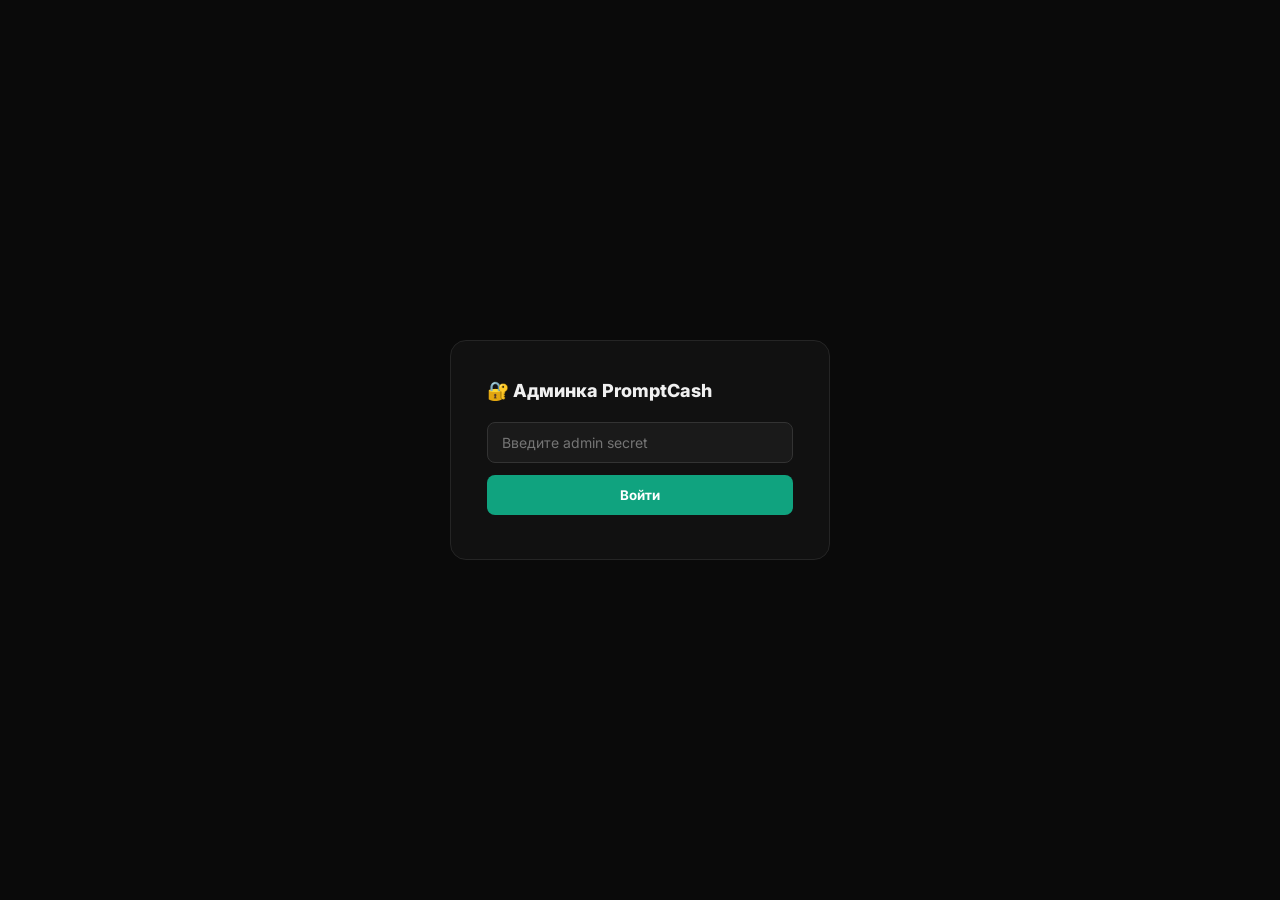
<file: admin.html>
﻿<!DOCTYPE html>
<html lang="ru">
<head>
<meta charset="UTF-8"/>
<meta name="viewport" content="width=device-width, initial-scale=1.0"/>
<title>PromptCash — Админка</title>
<style>
@import url('https://fonts.googleapis.com/css2?family=Inter:wght@400;500;600;700;800&display=swap');
*{box-sizing:border-box;margin:0;padding:0}
:root{
  --g:#10a37f;--gl:#12c49a;
  --bg:#0a0a0a;--bg2:#111;--bg3:#1a1a1a;
  --bd:#252525;--bd2:#333;
  --tx:#f0f0f0;--mt:#777;--mt2:#444;
  --red:#e55;--yellow:#f5a623;--blue:#5b9eff;
}
body{font-family:'Inter',sans-serif;background:var(--bg);color:var(--tx);font-size:14px;line-height:1.6;min-height:100vh}
.gate{position:fixed;inset:0;background:var(--bg);z-index:1000;display:flex;align-items:center;justify-content:center}
.gate-box{background:var(--bg2);border:1px solid var(--bd);border-radius:16px;padding:36px;max-width:380px;width:100%}
.gate-box h2{font-size:18px;font-weight:800;margin-bottom:16px}
.gate-box input{width:100%;background:var(--bg3);border:1px solid var(--bd2);border-radius:8px;padding:11px 14px;color:var(--tx);font-size:14px;outline:none;margin-bottom:12px;font-family:'Inter',sans-serif}
.gate-box button{width:100%;background:var(--g);color:#fff;border:none;padding:12px;border-radius:8px;font-weight:700;cursor:pointer;font-family:'Inter',sans-serif}
.gate-err{color:var(--red);font-size:12px;margin-top:8px}

.layout{display:flex;min-height:100vh}
.sidebar{width:220px;background:var(--bg2);border-right:1px solid var(--bd);flex-shrink:0;position:fixed;top:0;left:0;height:100vh;display:flex;flex-direction:column;z-index:10}
.main{margin-left:220px;flex:1;padding:32px;max-width:1300px}
.sb-logo{padding:20px 20px 16px;border-bottom:1px solid var(--bd);font-size:16px;font-weight:800}
.sb-logo em{color:var(--g);font-style:normal}
.sb-nav{padding:12px 8px;flex:1}
.sb-item{display:flex;align-items:center;justify-content:space-between;padding:10px 12px;border-radius:8px;cursor:pointer;color:var(--mt);font-size:13px;font-weight:500;transition:all .15s;margin-bottom:2px;border:none;background:none;width:100%;text-align:left;font-family:'Inter',sans-serif}
.sb-item:hover,.sb-item.active{background:var(--bg3);color:var(--tx)}
.sb-badge{background:var(--red);color:#fff;font-size:10px;font-weight:700;padding:2px 7px;border-radius:20px}

.page{display:none}.page.active{display:block}
.ph{margin-bottom:24px}
.ph h1{font-size:22px;font-weight:800;letter-spacing:-0.5px;margin-bottom:4px}
.ph p{color:var(--mt);font-size:13px}

.card{background:var(--bg2);border:1px solid var(--bd);border-radius:14px;padding:24px;margin-bottom:20px}
.card-title{font-size:14px;font-weight:700;margin-bottom:16px}

.stats-row{display:grid;grid-template-columns:repeat(4,1fr);gap:16px;margin-bottom:20px}
.stat-box{background:var(--bg2);border:1px solid var(--bd);border-radius:12px;padding:18px}
.stat-box .val{font-size:24px;font-weight:800;color:var(--g);letter-spacing:-1px;line-height:1}
.stat-box .lbl{font-size:11px;color:var(--mt);margin-top:6px;text-transform:uppercase;letter-spacing:0.5px}
.stat-box.warn .val{color:var(--yellow)}
.stat-box.danger .val{color:var(--red)}

.tbl{width:100%;border-collapse:collapse}
.tbl th{font-size:11px;font-weight:600;color:var(--mt);text-transform:uppercase;letter-spacing:0.5px;padding:10px 12px;text-align:left;border-bottom:1px solid var(--bd);white-space:nowrap}
.tbl td{padding:11px 12px;border-bottom:1px solid var(--bd);font-size:13px;vertical-align:middle}
.tbl tr:last-child td{border-bottom:none}
.tbl tr:hover td{background:var(--bg3)}

.badge{display:inline-flex;align-items:center;gap:4px;padding:3px 8px;border-radius:20px;font-size:11px;font-weight:600;white-space:nowrap}
.badge.active{background:rgba(16,163,127,.15);color:var(--g)}
.badge.paused{background:rgba(245,166,35,.12);color:var(--yellow)}
.badge.pending_review{background:rgba(91,158,255,.12);color:var(--blue)}
.badge.rejected{background:rgba(230,85,85,.12);color:var(--red)}
.badge.blocked{background:rgba(230,85,85,.12);color:var(--red)}

.btn{display:inline-flex;align-items:center;gap:6px;padding:9px 16px;border-radius:8px;font-size:13px;font-weight:600;cursor:pointer;border:none;font-family:'Inter',sans-serif;transition:all .15s}
.btn-primary{background:var(--g);color:#fff}.btn-primary:hover{background:var(--gl)}
.btn-danger{background:rgba(230,85,85,.12);color:var(--red);border:1px solid rgba(230,85,85,.25)}.btn-danger:hover{background:rgba(230,85,85,.22)}
.btn-secondary{background:var(--bg3);color:var(--tx);border:1px solid var(--bd2)}.btn-secondary:hover{border-color:var(--g);color:var(--g)}
.btn-sm{padding:6px 12px;font-size:12px}
.btn-group{display:flex;gap:8px;flex-wrap:wrap}

.filters{display:flex;gap:10px;margin-bottom:16px;flex-wrap:wrap;align-items:center}
.filters select,.filters input{background:var(--bg3);border:1px solid var(--bd2);border-radius:8px;padding:8px 12px;color:var(--tx);font-size:13px;font-family:'Inter',sans-serif;outline:none}

.modal-overlay{display:none;position:fixed;inset:0;background:rgba(0,0,0,.75);z-index:100;align-items:center;justify-content:center;padding:20px}
.modal-overlay.open{display:flex}
.modal{background:var(--bg2);border:1px solid var(--bd);border-radius:16px;padding:32px;max-width:600px;width:100%;position:relative;max-height:90vh;overflow-y:auto}
.modal h2{font-size:18px;font-weight:800;margin-bottom:8px}
.modal p{color:var(--mt);font-size:13px;margin-bottom:20px;line-height:1.6}
.modal-close{position:absolute;top:14px;right:16px;background:none;border:none;color:var(--mt);font-size:20px;cursor:pointer}
.modal textarea{width:100%;background:var(--bg3);border:1px solid var(--bd2);border-radius:8px;padding:10px 14px;color:var(--tx);font-size:14px;font-family:'Inter',sans-serif;outline:none;min-height:90px;resize:vertical;margin-bottom:14px}
.modal input[type=number]{width:100%;background:var(--bg3);border:1px solid var(--bd2);border-radius:8px;padding:10px 14px;color:var(--tx);font-size:14px;font-family:'Inter',sans-serif;outline:none;margin-bottom:14px}

.ad-preview-mini{background:#fff;border-radius:8px;padding:10px 12px;font-family:-apple-system,sans-serif;color:#111;margin-bottom:16px}
.ad-preview-mini .t{font-size:13px;font-weight:700;margin-bottom:2px}
.ad-preview-mini .d{font-size:12px;color:#555}
.ad-preview-mini img{width:100%;max-width:280px;height:auto;border-radius:6px;margin-bottom:8px;display:block}

.loading{color:var(--mt);font-size:13px;padding:30px;text-align:center}
.empty{color:var(--mt);font-size:13px;padding:30px;text-align:center}

.queue-item{background:var(--bg2);border:1px solid var(--bd);border-radius:12px;padding:18px;margin-bottom:12px}
.queue-item-head{display:flex;justify-content:space-between;align-items:flex-start;margin-bottom:12px}
.queue-item-title{font-size:15px;font-weight:700}
.queue-item-meta{font-size:11px;color:var(--mt);margin-top:3px}

.detail-row{display:flex;justify-content:space-between;padding:8px 0;border-bottom:1px solid var(--bd);font-size:13px}
.detail-row:last-child{border-bottom:none}
.detail-row .k{color:var(--mt)}
.detail-row .v{color:var(--tx);text-align:right}

@media(max-width:900px){.sidebar{display:none}.main{margin-left:0}.stats-row{grid-template-columns:1fr 1fr}}
</style>
</head>
<body>

<div class="gate" id="gate">
  <div class="gate-box">
    <h2>🔐 Админка PromptCash</h2>
    <input type="password" id="admin-secret-input" placeholder="Введите admin secret"/>
    <button onclick="doAdminLogin()">Войти</button>
    <div class="gate-err" id="gate-err"></div>
  </div>
</div>

<div class="layout" id="app" style="display:none">
  <div class="sidebar">
    <div class="sb-logo">💰 Prompt<em>Cash</em> <span style="font-size:11px;color:var(--mt)">admin</span></div>
    <a href="admin-analytics.html" style="display:block;margin:8px 8px 0;padding:9px 12px;background:#1a1a1a;border:1px solid #252525;border-radius:8px;color:#10a37f;font-size:12px;text-decoration:none;text-align:center;font-weight:600">📈 Новая аналитика</a>
    <nav class="sb-nav">
      <button class="sb-item active" onclick="showPage('overview')"><span>📊 Дашборд</span></button>
      <button class="sb-item" onclick="showPage('moderation')"><span>🛡 Модерация</span><span class="sb-badge" id="mod-badge" style="display:none">0</span></button>
      <button class="sb-item" onclick="showPage('campaigns')"><span>📢 Все кампании</span></button>
      <button class="sb-item" onclick="showPage('advertisers')"><span>🏢 Рекламодатели</span></button>
      <button class="sb-item" onclick="showPage('users')"><span>👤 Пользователи</span></button>
      <button class="sb-item" onclick="showPage('payouts')"><span>💸 Выплаты</span></button>
    </nav>
  </div>

  <div class="main">

    <!-- ОБЗОР -->
    <div class="page active" id="page-overview">
      <div class="ph"><h1>Дашборд</h1><p>Общая картина бизнеса</p></div>
      <div class="stats-row">
        <div class="stat-box warn"><div class="val" id="ov-pending-review">—</div><div class="lbl">На модерации</div></div>
        <div class="stat-box"><div class="val" id="ov-active-campaigns">—</div><div class="lbl">Активных кампаний</div></div>
        <div class="stat-box"><div class="val" id="ov-advertisers">—</div><div class="lbl">Рекламодателей</div></div>
        <div class="stat-box"><div class="val" id="ov-users">—</div><div class="lbl">Пользователей</div></div>
      </div>
      <div class="stats-row">
        <div class="stat-box"><div class="val" id="ov-revenue">—</div><div class="lbl">Доход от рекламы</div></div>
        <div class="stat-box"><div class="val" id="ov-pending-payout">—</div><div class="lbl">К выплате юзерам</div></div>
        <div class="stat-box warn"><div class="val" id="ov-payout-requests">—</div><div class="lbl">Заявок на выплату</div></div>
        <div class="stat-box danger"><div class="val" id="ov-blocked-users">—</div><div class="lbl">Заблокировано юзеров</div></div>
      </div>
      <div class="card">
        <div class="card-title">💰 Баланс пользователей по статусам</div>
        <table class="tbl">
          <thead><tr><th>Pending</th><th>Approved</th><th>Available</th><th>Paid</th></tr></thead>
          <tbody><tr>
            <td id="ov-wallet-pending">—</td>
            <td id="ov-wallet-approved">—</td>
            <td id="ov-wallet-available">—</td>
            <td id="ov-wallet-paid">—</td>
          </tr></tbody>
        </table>
      </div>
    </div>

    <!-- МОДЕРАЦИЯ -->
    <div class="page" id="page-moderation">
      <div class="ph"><h1>Модерация объявлений</h1><p>Проверьте новые кампании перед запуском</p></div>
      <div id="moderation-queue"><div class="loading">Загрузка...</div></div>
    </div>

    <!-- ВСЕ КАМПАНИИ -->
    <div class="page" id="page-campaigns">
      <div class="ph"><h1>Все кампании</h1><p>Кампании всех рекламодателей</p></div>
      <div class="filters">
        <select id="camp-filter-status" onchange="loadCampaigns()">
          <option value="">Все статусы</option>
          <option value="active">Активна</option>
          <option value="paused">На паузе</option>
          <option value="pending_review">На модерации</option>
          <option value="rejected">Отклонена</option>
        </select>
        <select id="camp-sort" onchange="loadCampaigns()">
          <option value="">Сначала новые</option>
          <option value="clicks">По кликам</option>
          <option value="spent">По расходам</option>
        </select>
      </div>
      <div class="card" style="padding:0;overflow:hidden">
        <div id="campaigns-list"><div class="loading">Загрузка...</div></div>
      </div>
    </div>

    <!-- РЕКЛАМОДАТЕЛИ -->
    <div class="page" id="page-advertisers">
      <div class="ph"><h1>Рекламодатели</h1><p>Все зарегистрированные компании</p></div>
      <div class="card" style="padding:0;overflow:hidden">
        <div id="advertisers-list"><div class="loading">Загрузка...</div></div>
      </div>
    </div>

    <!-- ПОЛЬЗОВАТЕЛИ -->
    <div class="page" id="page-users">
      <div class="ph"><h1>Пользователи расширения</h1><p>Все юзеры, показы, клики, заработок</p></div>
      <div class="card" style="padding:0;overflow:hidden">
        <div id="users-list"><div class="loading">Загрузка...</div></div>
      </div>
    </div>

    <!-- ВЫПЛАТЫ -->
    <div class="page" id="page-payouts">
      <div class="ph"><h1>Заявки на выплату</h1><p>Запросы пользователей на вывод средств</p></div>
      <div class="card" style="padding:0;overflow:hidden">
        <div id="payouts-list"><div class="loading">Загрузка...</div></div>
      </div>
    </div>

  </div>
</div>

<!-- MODAL: ОТКЛОНИТЬ -->
<div class="modal-overlay" id="modal-reject">
  <div class="modal">
    <button class="modal-close" onclick="closeModal('modal-reject')">×</button>
    <h2>Отклонить объявление</h2>
    <p>Укажите причину — рекламодатель увидит её в своём кабинете.</p>
    <textarea id="reject-reason" placeholder="Например: заголовок содержит брендинг ChatGPT, что запрещено правилами"></textarea>
    <button class="btn btn-danger" style="width:100%" onclick="confirmReject()">Отклонить кампанию</button>
  </div>
</div>

<!-- MODAL: ПОПОЛНИТЬ БАЛАНС -->
<div class="modal-overlay" id="modal-topup-adv">
  <div class="modal">
    <button class="modal-close" onclick="closeModal('modal-topup-adv')">×</button>
    <h2>Пополнить баланс рекламодателя</h2>
    <p>Используйте после получения оплаты вручную (до подключения ЮKassa).</p>
    <input type="number" id="topup-amount" placeholder="Сумма в рублях"/>
    <textarea id="topup-note" placeholder="Комментарий (необязательно)" style="min-height:60px"></textarea>
    <button class="btn btn-primary" style="width:100%" onclick="confirmTopup()">Пополнить</button>
  </div>
</div>

<!-- MODAL: ДЕТАЛИ ЮЗЕРА -->
<div class="modal-overlay" id="modal-user-detail">
  <div class="modal">
    <button class="modal-close" onclick="closeModal('modal-user-detail')">×</button>
    <h2 id="ud-title">Пользователь</h2>
    <div id="ud-content"><div class="loading">Загрузка...</div></div>
  </div>
</div>

<script>
const API = 'https://romptcash-backend.onrender.com';
let ADMIN_SECRET = localStorage.getItem('pc_admin_secret');

if (ADMIN_SECRET) {
  document.getElementById('gate').style.display = 'none';
  document.getElementById('app').style.display = 'flex';
  initAdmin();
}

async function doAdminLogin() {
  const secret = document.getElementById('admin-secret-input').value;
  if (!secret) return;
  try {
    const res = await fetch(API + '/admin/overview', { headers: { 'x-admin-secret': secret } });
    if (!res.ok) throw new Error('Неверный пароль');
    ADMIN_SECRET = secret;
    localStorage.setItem('pc_admin_secret', secret);
    document.getElementById('gate').style.display = 'none';
    document.getElementById('app').style.display = 'flex';
    initAdmin();
  } catch(e) {
    document.getElementById('gate-err').textContent = e.message;
  }
}

async function adminFetch(path, opts = {}) {
  const res = await fetch(API + path, {
    ...opts,
    headers: { 'Content-Type': 'application/json', 'x-admin-secret': ADMIN_SECRET, ...(opts.headers || {}) }
  });
  if (!res.ok) { const e = await res.json().catch(() => ({error:'Ошибка запроса'})); throw new Error(e.error || 'Ошибка'); }
  return res.json();
}

function showPage(id) {
  document.querySelectorAll('.page').forEach(p => p.classList.remove('active'));
  document.querySelectorAll('.sb-item').forEach(b => b.classList.remove('active'));
  document.getElementById('page-' + id).classList.add('active');
  const map = {overview:0, moderation:1, campaigns:2, advertisers:3, users:4, payouts:5};
  document.querySelectorAll('.sb-item')[map[id]].classList.add('active');

  if (id === 'moderation') loadModerationQueue();
  if (id === 'campaigns') loadCampaigns();
  if (id === 'advertisers') loadAdvertisers();
  if (id === 'users') loadUsers();
  if (id === 'payouts') loadPayouts();
}

function openModal(id) { document.getElementById(id).classList.add('open'); }
function closeModal(id) { document.getElementById(id).classList.remove('open'); }
document.querySelectorAll('.modal-overlay').forEach(m => m.addEventListener('click', e => { if (e.target === m) m.classList.remove('open'); }));

async function initAdmin() {
  try {
    const ov = await adminFetch('/admin/overview');
    document.getElementById('ov-pending-review').textContent = ov.moderation.pendingReview;
    document.getElementById('ov-active-campaigns').textContent = ov.campaigns.active;
    document.getElementById('ov-advertisers').textContent = ov.advertisers.count;
    document.getElementById('ov-users').textContent = ov.users.total;
    document.getElementById('ov-revenue').textContent = ov.advertisers.totalRevenueRub.toLocaleString('ru') + ' ₽';
    document.getElementById('ov-pending-payout').textContent = '$' + ov.wallets.available.toFixed(2);
    document.getElementById('ov-payout-requests').textContent = ov.payouts.pendingCount;
    document.getElementById('ov-blocked-users').textContent = ov.users.blocked;
    document.getElementById('ov-wallet-pending').textContent = '$' + ov.wallets.pending.toFixed(2);
    document.getElementById('ov-wallet-approved').textContent = '$' + ov.wallets.approved.toFixed(2);
    document.getElementById('ov-wallet-available').textContent = '$' + ov.wallets.available.toFixed(2);
    document.getElementById('ov-wallet-paid').textContent = '$' + ov.wallets.paid.toFixed(2);

    if (ov.moderation.pendingReview > 0) {
      const badge = document.getElementById('mod-badge');
      badge.style.display = 'inline-block';
      badge.textContent = ov.moderation.pendingReview;
    }
  } catch(e) { console.error('overview error', e); }
}

// ===== МОДЕРАЦИЯ =====
async function loadModerationQueue() {
  try {
    const queue = await adminFetch('/admin/moderation/queue');
    const el = document.getElementById('moderation-queue');
    if (queue.length === 0) {
      el.innerHTML = '<div class="empty">✓ Нет кампаний на модерации</div>';
      return;
    }
    el.innerHTML = queue.map(c => {
      const budgetRub = Math.round(c.total_budget_usd * 75);
      const preview = c.placement_type === 'image_card' && c.image_url
        ? `<div class="ad-preview-mini"><img src="${c.image_url}"/><div class="t">${c.title}</div><div class="d">${c.description}</div></div>`
        : `<div class="ad-preview-mini"><div class="t">${c.title}</div><div class="d">${c.description}</div></div>`;
      return `<div class="queue-item">
        <div class="queue-item-head">
          <div>
            <div class="queue-item-title">${c.title}</div>
            <div class="queue-item-meta">${c.advertiser_name} · Бюджет ${budgetRub.toLocaleString('ru')} ₽ · Формат: ${c.placement_type === 'image_card' ? 'Карточка с фото' : 'Текстовый попап'} · ${new Date(c.created_at).toLocaleString('ru')}</div>
          </div>
          <span class="badge pending_review">На модерации</span>
        </div>
        ${preview}
        <div class="detail-row"><span class="k">Кнопка</span><span class="v">${c.cta}</span></div>
        <div class="detail-row"><span class="k">Ссылка</span><span class="v"><a href="${c.url}" target="_blank" style="color:var(--g)">${c.url}</a></span></div>
        <div class="btn-group" style="margin-top:14px">
          <button class="btn btn-primary" onclick="approveCampaign('${c.id}')">✓ Одобрить</button>
          <button class="btn btn-danger" onclick="openRejectModal('${c.id}')">✕ Отклонить</button>
        </div>
      </div>`;
    }).join('');
  } catch(e) { console.error('queue error', e); }
}

async function approveCampaign(id) {
  try {
    await adminFetch('/admin/moderation/' + id + '/approve', { method: 'PATCH' });
    loadModerationQueue();
    initAdmin();
  } catch(e) { alert('Ошибка: ' + e.message); }
}

let rejectingCampaignId = null;
function openRejectModal(id) {
  rejectingCampaignId = id;
  document.getElementById('reject-reason').value = '';
  openModal('modal-reject');
}
async function confirmReject() {
  const reason = document.getElementById('reject-reason').value;
  if (!reason) return alert('Укажите причину отклонения');
  try {
    await adminFetch('/admin/moderation/' + rejectingCampaignId + '/reject', { method: 'PATCH', body: JSON.stringify({ reason }) });
    closeModal('modal-reject');
    loadModerationQueue();
    initAdmin();
  } catch(e) { alert('Ошибка: ' + e.message); }
}

// ===== ВСЕ КАМПАНИИ =====
async function loadCampaigns() {
  try {
    const status = document.getElementById('camp-filter-status').value;
    const sortBy = document.getElementById('camp-sort').value;
    const params = new URLSearchParams();
    if (status) params.set('status', status);
    if (sortBy) params.set('sortBy', sortBy);

    const camps = await adminFetch('/admin/campaigns?' + params.toString());
    const el = document.getElementById('campaigns-list');
    if (camps.length === 0) { el.innerHTML = '<div class="empty">Нет кампаний</div>'; return; }

    const rows = camps.map(c => {
      const statusBadge = `<span class="badge ${c.status}">${
        {active:'● Активна', paused:'⏸ На паузе', pending_review:'🕐 Модерация', rejected:'✕ Отклонена'}[c.status] || c.status
      }</span>`;
      let actionBtn = '';
      if (c.status === 'active') {
        actionBtn = `<button class="btn btn-secondary btn-sm" onclick="pauseCampaign('${c.id}')">⏸ Пауза</button>`;
      } else if (c.status === 'paused') {
        actionBtn = `<button class="btn btn-primary btn-sm" onclick="activateCampaign('${c.id}')">▶ Активировать</button>`;
      }
      return `<tr>
        <td><strong>${c.title}</strong></td>
        <td>${c.advertiser_name || '—'}</td>
        <td>${statusBadge}</td>
        <td>${c.impressions.toLocaleString('ru')}</td>
        <td>${c.clicks.toLocaleString('ru')}</td>
        <td>${c.spentRub.toLocaleString('ru')} ₽</td>
        <td>${actionBtn}</td>
      </tr>`;
    }).join('');

    el.innerHTML = `<table class="tbl"><thead><tr><th>Объявление</th><th>Рекламодатель</th><th>Статус</th><th>Показы</th><th>Клики</th><th>Потрачено</th><th>Действия</th></tr></thead><tbody>${rows}</tbody></table>`;
  } catch(e) { console.error('campaigns error', e); }
}

async function pauseCampaign(id) {
  if (!confirm('Поставить кампанию на паузу?')) return;
  try {
    await adminFetch('/admin/campaigns/' + id, { method: 'PATCH', body: JSON.stringify({ status: 'paused' }) });
    loadCampaigns();
  } catch(e) { alert('Ошибка: ' + e.message); }
}

async function activateCampaign(id) {
  if (!confirm('Активировать кампанию?')) return;
  try {
    await adminFetch('/admin/campaigns/' + id, { method: 'PATCH', body: JSON.stringify({ status: 'active' }) });
    loadCampaigns();
  } catch(e) { alert('Ошибка: ' + e.message); }
}

// ===== РЕКЛАМОДАТЕЛИ =====
async function loadAdvertisers() {
  try {
    const list = await adminFetch('/admin/advertisers');
    const el = document.getElementById('advertisers-list');
    if (list.length === 0) { el.innerHTML = '<div class="empty">Нет рекламодателей</div>'; return; }

    const rows = list.map(a => {
      const statusBadge = a.status === 'blocked' ? '<span class="badge blocked">Заблокирован</span>' : '<span class="badge active">Активен</span>';
      const blockBtn = a.status === 'blocked'
        ? `<button class="btn btn-secondary btn-sm" onclick="unblockAdvertiser('${a.id}')">Разблокировать</button>`
        : `<button class="btn btn-danger btn-sm" onclick="blockAdvertiser('${a.id}')">Заблокировать</button>`;
      return `<tr>
        <td><strong>${a.company_name || a.name}</strong><div style="font-size:11px;color:var(--mt)">${a.email}</div></td>
        <td>${a.industry || '—'}</td>
        <td>${statusBadge}</td>
        <td>${a.campaignsCount}</td>
        <td>${(a.balance_rub||0).toLocaleString('ru')} ₽</td>
        <td>${(a.total_spent_rub||0).toLocaleString('ru')} ₽</td>
        <td><div class="btn-group">
          <button class="btn btn-secondary btn-sm" onclick="openTopupModal('${a.id}')">+ Баланс</button>
          ${blockBtn}
        </div></td>
      </tr>`;
    }).join('');

    el.innerHTML = `<table class="tbl"><thead><tr><th>Компания</th><th>Сфера</th><th>Статус</th><th>Кампаний</th><th>Баланс</th><th>Потрачено всего</th><th>Действия</th></tr></thead><tbody>${rows}</tbody></table>`;
  } catch(e) { console.error('advertisers error', e); }
}

async function blockAdvertiser(id) {
  if (!confirm('Заблокировать рекламодателя?')) return;
  try { await adminFetch('/admin/advertisers/' + id + '/block', { method: 'PATCH' }); loadAdvertisers(); }
  catch(e) { alert('Ошибка: ' + e.message); }
}
async function unblockAdvertiser(id) {
  try { await adminFetch('/admin/advertisers/' + id + '/unblock', { method: 'PATCH' }); loadAdvertisers(); }
  catch(e) { alert('Ошибка: ' + e.message); }
}

let topupAdvertiserId = null;
function openTopupModal(id) {
  topupAdvertiserId = id;
  document.getElementById('topup-amount').value = '';
  document.getElementById('topup-note').value = '';
  openModal('modal-topup-adv');
}
async function confirmTopup() {
  const amountRub = parseFloat(document.getElementById('topup-amount').value);
  const note = document.getElementById('topup-note').value;
  if (!amountRub || amountRub <= 0) return alert('Введите сумму');
  try {
    await adminFetch('/admin/advertisers/' + topupAdvertiserId + '/topup', { method: 'POST', body: JSON.stringify({ amountRub, note }) });
    closeModal('modal-topup-adv');
    loadAdvertisers();
  } catch(e) { alert('Ошибка: ' + e.message); }
}

// ===== ПОЛЬЗОВАТЕЛИ =====
async function loadUsers() {
  try {
    const list = await adminFetch('/admin/users');
    const el = document.getElementById('users-list');
    if (list.length === 0) { el.innerHTML = '<div class="empty">Нет пользователей</div>'; return; }

    const rows = list.map(u => {
      const statusBadge = u.status === 'blocked' ? '<span class="badge blocked">Заблокирован</span>' : '<span class="badge active">Активен</span>';
      const w = u.wallet;
      return `<tr>
        <td><a class="badge" style="cursor:pointer;background:var(--bg3);color:var(--tx)" onclick="openUserDetail('${u.id}')">${u.id.slice(0,8)}...</a></td>
        <td>${statusBadge}</td>
        <td>${u.impressions.toLocaleString('ru')}</td>
        <td>${u.clicks.toLocaleString('ru')}</td>
        <td>$${(w.pending_usd||0).toFixed(2)}</td>
        <td>$${(w.available_usd||0).toFixed(2)}</td>
        <td>$${(w.paid_usd||0).toFixed(2)}</td>
        <td>${new Date(u.created_at).toLocaleDateString('ru')}</td>
      </tr>`;
    }).join('');

    el.innerHTML = `<table class="tbl"><thead><tr><th>ID</th><th>Статус</th><th>Показы</th><th>Клики</th><th>Pending</th><th>Available</th><th>Paid</th><th>Регистрация</th></tr></thead><tbody>${rows}</tbody></table>`;
  } catch(e) { console.error('users error', e); }
}

async function openUserDetail(id) {
  openModal('modal-user-detail');
  document.getElementById('ud-content').innerHTML = '<div class="loading">Загрузка...</div>';
  try {
    const data = await adminFetch('/admin/users/' + id);
    const u = data.user;
    const w = data.wallet || { pending_usd:0, approved_usd:0, available_usd:0, paid_usd:0 };
    document.getElementById('ud-title').textContent = 'Пользователь ' + id.slice(0,8) + '...';
    document.getElementById('ud-content').innerHTML = `
      <div class="detail-row"><span class="k">Статус</span><span class="v">${u.status === 'blocked' ? '<span class="badge blocked">Заблокирован</span>' : '<span class="badge active">Активен</span>'}</span></div>
      <div class="detail-row"><span class="k">Зарегистрирован</span><span class="v">${new Date(u.created_at).toLocaleString('ru')}</span></div>
      <div class="detail-row"><span class="k">Последняя активность</span><span class="v">${new Date(u.last_seen_at).toLocaleString('ru')}</span></div>
      <div class="detail-row"><span class="k">Pending</span><span class="v">$${w.pending_usd.toFixed(4)}</span></div>
      <div class="detail-row"><span class="k">Approved</span><span class="v">$${w.approved_usd.toFixed(4)}</span></div>
      <div class="detail-row"><span class="k">Available</span><span class="v">$${w.available_usd.toFixed(4)}</span></div>
      <div class="detail-row"><span class="k">Paid</span><span class="v">$${w.paid_usd.toFixed(4)}</span></div>
      <div class="detail-row"><span class="k">Всего показов</span><span class="v">${data.impressions.length}</span></div>
      <div class="detail-row"><span class="k">Всего кликов</span><span class="v">${data.clicks.length}</span></div>
      <div class="btn-group" style="margin-top:16px">
        ${u.status === 'blocked'
          ? `<button class="btn btn-secondary" onclick="unblockUser('${u.id}')">Разблокировать</button>`
          : `<button class="btn btn-danger" onclick="blockUser('${u.id}')">Заблокировать</button>`}
      </div>
    `;
  } catch(e) {
    document.getElementById('ud-content').innerHTML = '<div class="empty">Ошибка: ' + e.message + '</div>';
  }
}
async function blockUser(id) {
  if (!confirm('Заблокировать пользователя?')) return;
  try { await adminFetch('/admin/users/' + id + '/block', { method: 'PATCH' }); closeModal('modal-user-detail'); loadUsers(); }
  catch(e) { alert('Ошибка: ' + e.message); }
}
async function unblockUser(id) {
  try { await adminFetch('/admin/users/' + id + '/unblock', { method: 'PATCH' }); closeModal('modal-user-detail'); loadUsers(); }
  catch(e) { alert('Ошибка: ' + e.message); }
}

// ===== ВЫПЛАТЫ =====
async function loadPayouts() {
  try {
    const list = await adminFetch('/admin/payout-requests');
    const el = document.getElementById('payouts-list');
    if (list.length === 0) { el.innerHTML = '<div class="empty">Нет заявок</div>'; return; }

    const rows = list.map(p => {
      const statusMap = { requested: 'pending_review', processing: 'paused', paid: 'active', rejected: 'rejected' };
      const statusLabel = { requested: 'Запрошена', processing: 'В обработке', paid: 'Выплачена', rejected: 'Отклонена' };
      const actions = p.status === 'requested'
        ? `<div class="btn-group">
            <button class="btn btn-primary btn-sm" onclick="updatePayout('${p.id}','paid')">Выплачено</button>
            <button class="btn btn-danger btn-sm" onclick="updatePayout('${p.id}','rejected')">Отклонить</button>
           </div>`
        : '—';
      return `<tr>
        <td>${p.payout_email}</td>
        <td>$${p.amount_usd.toFixed(2)}</td>
        <td><span class="badge ${statusMap[p.status]}">${statusLabel[p.status]}</span></td>
        <td>${new Date(p.requested_at).toLocaleString('ru')}</td>
        <td>${actions}</td>
      </tr>`;
    }).join('');

    el.innerHTML = `<table class="tbl"><thead><tr><th>Email</th><th>Сумма</th><th>Статус</th><th>Дата заявки</th><th>Действия</th></tr></thead><tbody>${rows}</tbody></table>`;
  } catch(e) { console.error('payouts error', e); }
}

async function updatePayout(id, status) {
  try {
    await adminFetch('/admin/payout-requests/' + id, { method: 'PATCH', body: JSON.stringify({ status }) });
    loadPayouts();
  } catch(e) { alert('Ошибка: ' + e.message); }
}
</script>
</body>
</html>
</file>
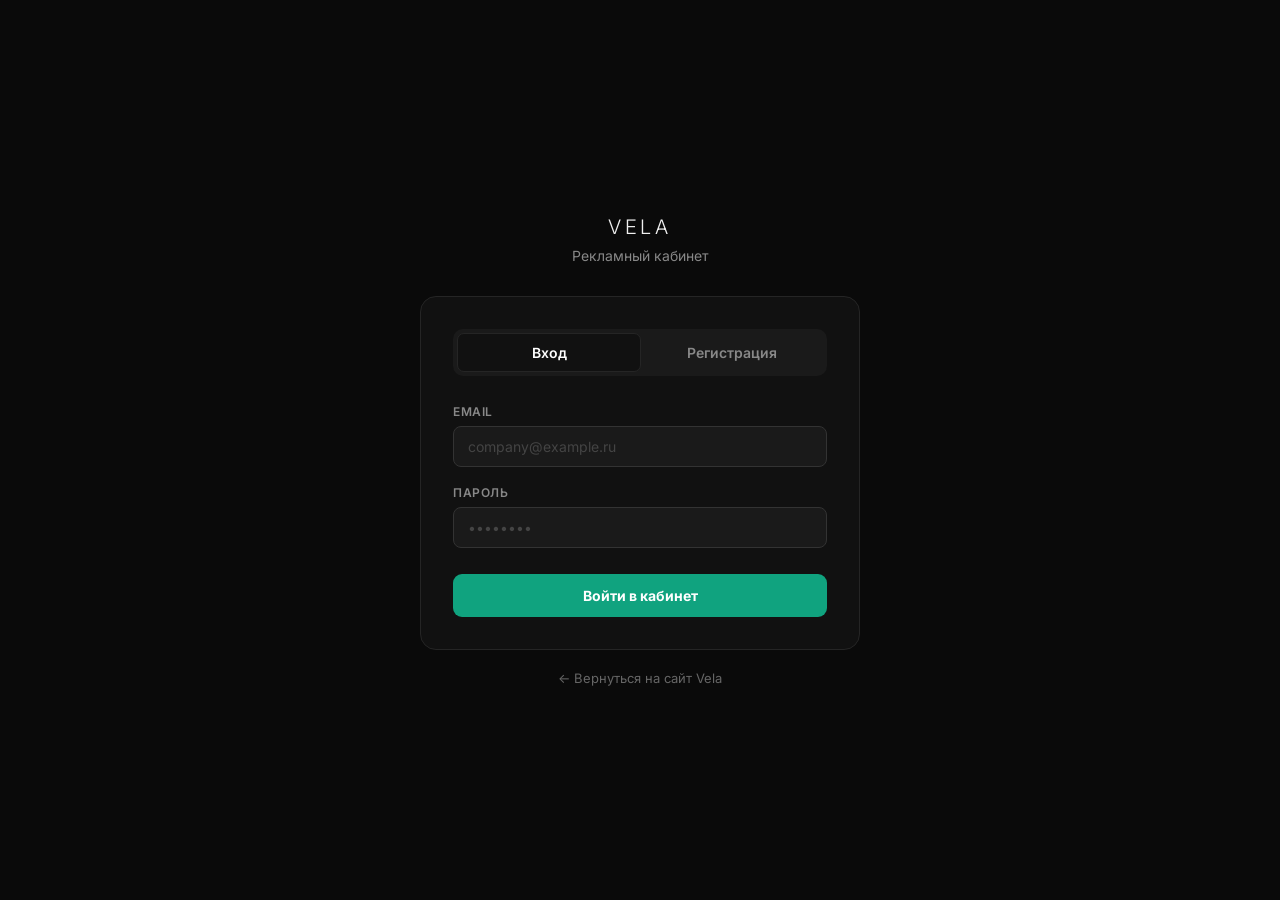
<file: auth.html>
﻿<!DOCTYPE html>
<html lang="ru">
<head>
<meta charset="UTF-8"/>
<meta name="viewport" content="width=device-width, initial-scale=1.0"/>
<title>Vela — Рекламный кабинет</title>
<style>
@import url('https://fonts.googleapis.com/css2?family=Inter:wght@400;500;600;700;800&display=swap');
*{box-sizing:border-box;margin:0;padding:0}
body{font-family:'Inter',sans-serif;background:#0a0a0a;color:#f0f0f0;min-height:100vh;display:flex;align-items:center;justify-content:center;padding:20px}
.wrap{max-width:440px;width:100%}
.logo{text-align:center;font-size:22px;font-weight:800;margin-bottom:8px}
.logo em{color:#10a37f;font-style:normal}
.subtitle{text-align:center;color:#888;font-size:14px;margin-bottom:32px}
.card{background:#111;border:1px solid #252525;border-radius:16px;padding:32px}
.tabs{display:flex;background:#1a1a1a;border-radius:10px;padding:4px;margin-bottom:28px}
.tab{flex:1;padding:10px;border-radius:7px;border:none;background:none;color:#888;font-size:14px;font-weight:600;cursor:pointer;font-family:'Inter',sans-serif;transition:all .15s}
.tab.active{background:#111;color:#fff;border:1px solid #252525}
.form{display:none}
.form.active{display:block}
.fg{margin-bottom:18px}
.fl{display:block;font-size:12px;font-weight:600;color:#888;margin-bottom:7px;text-transform:uppercase;letter-spacing:0.5px}
.fi{width:100%;background:#1a1a1a;border:1px solid #333;border-radius:8px;padding:11px 14px;color:#f0f0f0;font-size:14px;font-family:'Inter',sans-serif;outline:none}
.fi:focus{border-color:#10a37f}
.fi::placeholder{color:#444}
select.fi{cursor:pointer}
.btn{width:100%;background:#10a37f;color:#fff;border:none;padding:13px;border-radius:9px;font-size:14px;font-weight:700;cursor:pointer;font-family:'Inter',sans-serif;margin-top:8px}
.btn:hover{background:#12c49a}
.btn:disabled{opacity:.6;cursor:not-allowed}
.btn-secondary{background:#1a1a1a;border:1px solid #333}
.btn-secondary:hover{background:#222}
.hint{font-size:11px;color:#555;margin-top:6px;line-height:1.5}
.alert{padding:12px 14px;border-radius:8px;font-size:13px;margin-bottom:18px;line-height:1.5}
.alert.error{background:rgba(230,85,85,.1);border:1px solid rgba(230,85,85,.2);color:#e55}
.alert.success{background:rgba(16,163,127,.1);border:1px solid rgba(16,163,127,.2);color:#10a37f}
.back-link{display:block;text-align:center;margin-top:20px;color:#666;font-size:13px;text-decoration:none}
.back-link:hover{color:#888}

/* PENDING SCREEN */
.pending{display:none;text-align:center}
.pending .icon{font-size:48px;margin-bottom:16px}
.pending h2{font-size:18px;font-weight:800;margin-bottom:10px}
.pending p{color:#888;font-size:13px;line-height:1.6;margin-bottom:20px}
.pending strong{color:#fff}
</style>
</head>
<body>

<div class="wrap">
  <div class="logo" style="font-weight:300;letter-spacing:0.18em;text-transform:uppercase;font-size:20px;">Vela</div>
  <div class="subtitle">Рекламный кабинет</div>

  <div class="card">
    <div id="auth-forms">
      <div class="tabs">
        <button class="tab active" onclick="switchTab('login')">Вход</button>
        <button class="tab" onclick="switchTab('register')">Регистрация</button>
      </div>

      <div id="alert-box"></div>

      <!-- LOGIN -->
      <div class="form active" id="form-login">
        <div class="fg">
          <label class="fl">Email</label>
          <input class="fi" type="email" id="login-email" placeholder="company@example.ru"/>
        </div>
        <div class="fg">
          <label class="fl">Пароль</label>
          <input class="fi" type="password" id="login-password" placeholder="••••••••"/>
        </div>
        <button class="btn" onclick="doLogin()" id="login-btn">Войти в кабинет</button>
      </div>

      <!-- REGISTER -->
      <div class="form" id="form-register">
        <div class="fg">
          <label class="fl">Название компании</label>
          <input class="fi" type="text" id="reg-company" placeholder="ООО Ромашка" maxlength="80"/>
        </div>
        <div class="fg">
          <label class="fl">Сфера деятельности</label>
          <select class="fi" id="reg-industry">
            <option value="">Загрузка...</option>
          </select>
        </div>
        <div class="fg">
          <label class="fl">Сайт (необязательно)</label>
          <input class="fi" type="text" id="reg-website" placeholder="https://yoursite.ru"/>
        </div>
        <div class="fg">
          <label class="fl">Email</label>
          <input class="fi" type="email" id="reg-email" placeholder="company@example.ru"/>
        </div>
        <div class="fg">
          <label class="fl">Пароль</label>
          <input class="fi" type="password" id="reg-password" placeholder="Минимум 8 символов"/>
          <div class="hint">Минимум 8 символов</div>
        </div>
        <button class="btn" onclick="doRegister()" id="reg-btn">Создать аккаунт</button>
      </div>
    </div>

    <!-- PENDING VERIFICATION SCREEN -->
    <div class="pending" id="pending-screen">
      <div class="icon">📧</div>
      <h2>Проверьте почту</h2>
      <p>Мы отправили письмо на <strong id="pending-email"></strong> со ссылкой для подтверждения. Перейдите по ней, чтобы получить доступ к кабинету.</p>
      <p style="font-size:12px">Не пришло письмо? Проверьте папку «Спам» или запросите повторно.</p>
      <button class="btn btn-secondary" onclick="resendVerification()" id="resend-btn">Отправить письмо повторно</button>
    </div>
  </div>

  <a href="#" class="back-link">← Вернуться на сайт Vela</a>
</div>

<script>
const API = 'https://romptcash-backend.onrender.com';
const CABINET_URL = 'index.html';
let pendingEmail = '';

function getReferralParams() {
  const params = new URLSearchParams(window.location.search);
  const ref = params.get('ref');
  if (ref) {
    sessionStorage.setItem('vela_ref', ref);
    if (params.get('referral_link_id')) sessionStorage.setItem('vela_referral_link_id', params.get('referral_link_id'));
    if (params.get('utm_source')) sessionStorage.setItem('vela_utm_source', params.get('utm_source'));
    if (params.get('utm_medium')) sessionStorage.setItem('vela_utm_medium', params.get('utm_medium'));
    if (params.get('utm_campaign')) sessionStorage.setItem('vela_utm_campaign', params.get('utm_campaign'));
    if (params.get('utm_content')) sessionStorage.setItem('vela_utm_content', params.get('utm_content'));
  }
}
getReferralParams();

function getReferralPayload() {
  const ref = sessionStorage.getItem('vela_ref');
  if (!ref) return {};
  return {
    ref,
    referral_link_id: sessionStorage.getItem('vela_referral_link_id') || null,
    utm_source: sessionStorage.getItem('vela_utm_source') || null,
    utm_medium: sessionStorage.getItem('vela_utm_medium') || null,
    utm_campaign: sessionStorage.getItem('vela_utm_campaign') || null,
    utm_content: sessionStorage.getItem('vela_utm_content') || null,
  };
}

function switchTab(tab) {
  document.querySelectorAll('.tab').forEach(t => t.classList.remove('active'));
  document.querySelectorAll('.form').forEach(f => f.classList.remove('active'));
  document.getElementById('alert-box').innerHTML = '';
  event.target.classList.add('active');
  document.getElementById('form-' + tab).classList.add('active');
}

function showAlert(msg, type) {
  document.getElementById('alert-box').innerHTML = `<div class="alert ${type}">${msg}</div>`;
}

function showPendingScreen(email) {
  pendingEmail = email;
  document.getElementById('auth-forms').style.display = 'none';
  document.getElementById('pending-screen').style.display = 'block';
  document.getElementById('pending-email').textContent = email;
}

async function loadIndustries() {
  try {
    const res = await fetch(API + '/auth/industries');
    const industries = await res.json();
    const sel = document.getElementById('reg-industry');
    sel.innerHTML = '<option value="">Выберите сферу</option>' +
      industries.map(i => `<option value="${i}">${i}</option>`).join('');
  } catch(e) { console.error('industries error', e); }
}
loadIndustries();

async function doLogin() {
  const email = document.getElementById('login-email').value;
  const password = document.getElementById('login-password').value;
  if (!email || !password) return showAlert('Заполните email и пароль', 'error');

  const btn = document.getElementById('login-btn');
  btn.disabled = true;
  btn.textContent = 'Входим...';

  try {
    const res = await fetch(API + '/auth/login', {
      method: 'POST',
      headers: {'Content-Type':'application/json'},
      body: JSON.stringify({ email, password })
    });
    const data = await res.json();

    if (!res.ok) {
      if (data.needsVerification) {
        showPendingScreen(email);
        return;
      }
      throw new Error(data.error);
    }

    localStorage.setItem('pc_api_key', data.apiKey);
    localStorage.setItem('pc_advertiser', JSON.stringify(data.advertiser));
    showAlert('Успешный вход! Переход в кабинет...', 'success');
    setTimeout(() => window.location.href = CABINET_URL, 800);
  } catch(e) {
    showAlert(e.message, 'error');
    btn.disabled = false;
    btn.textContent = 'Войти в кабинет';
  }
}

async function doRegister() {
  const companyName = document.getElementById('reg-company').value;
  const industry = document.getElementById('reg-industry').value;
  const website = document.getElementById('reg-website').value;
  const email = document.getElementById('reg-email').value;
  const password = document.getElementById('reg-password').value;

  if (!companyName) return showAlert('Введите название компании', 'error');
  if (!industry) return showAlert('Выберите сферу деятельности', 'error');
  if (!email) return showAlert('Введите email', 'error');
  if (!password || password.length < 8) return showAlert('Пароль должен быть не менее 8 символов', 'error');

  const btn = document.getElementById('reg-btn');
  btn.disabled = true;
  btn.textContent = 'Регистрируем...';

  try {
    const res = await fetch(API + '/auth/register', {
      method: 'POST',
      headers: {'Content-Type':'application/json'},
      body: JSON.stringify({ companyName, industry, website, email, password, ...getReferralPayload() })
    });
    const data = await res.json();
    if (!res.ok) throw new Error(data.error);

    if (data.needsVerification) {
      showPendingScreen(email);
      return;
    }

    localStorage.setItem('pc_api_key', data.apiKey);
    localStorage.setItem('pc_advertiser', JSON.stringify(data.advertiser));
    showAlert('Регистрация успешна! Переход в кабинет...', 'success');
    setTimeout(() => window.location.href = CABINET_URL, 800);
  } catch(e) {
    showAlert(e.message, 'error');
    btn.disabled = false;
    btn.textContent = 'Создать аккаунт';
  }
}

async function resendVerification() {
  const btn = document.getElementById('resend-btn');
  btn.disabled = true;
  btn.textContent = 'Отправляем...';
  try {
    const res = await fetch(API + '/auth/resend-verification', {
      method: 'POST',
      headers: {'Content-Type':'application/json'},
      body: JSON.stringify({ email: pendingEmail })
    });
    const data = await res.json();
    if (!res.ok) throw new Error(data.error);
    btn.textContent = 'Письмо отправлено ✓';
    setTimeout(() => { btn.disabled = false; btn.textContent = 'Отправить письмо повторно'; }, 3000);
  } catch(e) {
    btn.textContent = 'Ошибка: ' + e.message;
    btn.disabled = false;
  }
}
</script>
</body>
</html>
</file>
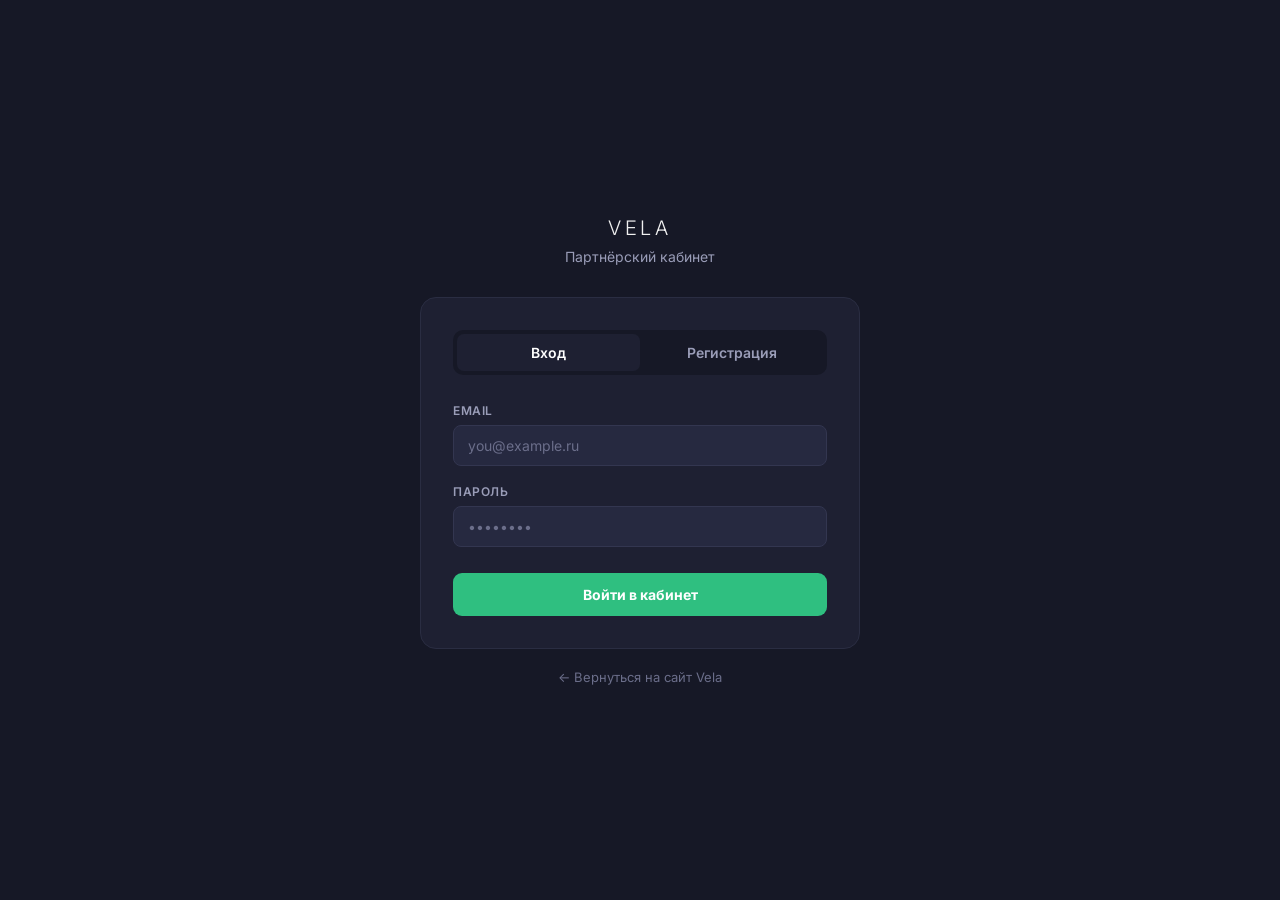
<file: partner-dashboard.html>
﻿<!DOCTYPE html>
<html lang="ru">
<head>
<meta charset="UTF-8"/>
<meta name="viewport" content="width=device-width, initial-scale=1.0"/>
<title>Vela — Партнёрский кабинет</title>
<style>
@import url('https://fonts.googleapis.com/css2?family=Inter:wght@400;500;600;700;800&display=swap');
*{box-sizing:border-box;margin:0;padding:0}
body{font-family:'Inter',sans-serif;background:#161826;color:#f0f0f0;font-size:14px;line-height:1.6;min-height:100vh;padding:32px}
.wrap{max-width:960px;margin:0 auto}
.top{display:flex;justify-content:space-between;align-items:center;margin-bottom:32px}
.logo{font-weight:300;letter-spacing:0.18em;text-transform:uppercase;font-size:18px}
.hi{color:#9a9db8;font-size:13px}
.logout{background:none;border:1px solid #2a2d42;color:#9a9db8;border-radius:7px;padding:8px 14px;font-size:12px;cursor:pointer;font-family:'Inter',sans-serif}
.logout:hover{border-color:#e55;color:#e55}
.card{background:#1e2032;border:1px solid #2a2d42;border-radius:14px;padding:24px;margin-bottom:20px}
.card-title{font-size:14px;font-weight:700;margin-bottom:16px;display:flex;justify-content:space-between;align-items:center}
.code-box{display:flex;align-items:center;gap:10px;background:#262940;border:1px solid #333650;border-radius:8px;padding:10px 14px;font-family:monospace;font-size:16px;font-weight:700;letter-spacing:2px;width:fit-content}
.copy-btn{background:#2fbf80;color:#fff;border:none;border-radius:6px;padding:6px 12px;font-size:11px;cursor:pointer;font-family:'Inter',sans-serif;letter-spacing:normal}
.balance-amt{font-size:32px;font-weight:800;color:#2fbf80;margin-bottom:4px}
.balance-hint{font-size:12px;color:#6b6e8a;margin-top:8px}
.btn-disabled{background:#333650;color:#6b6e8a;cursor:not-allowed;opacity:.8}
.btn-disabled:hover{background:#333650}
.btn{display:inline-flex;align-items:center;gap:6px;padding:10px 18px;border-radius:8px;font-size:13px;font-weight:600;cursor:pointer;border:none;font-family:'Inter',sans-serif}
.btn-primary{background:#2fbf80;color:#fff}
.btn-primary:hover{background:#26a06c}
.tbl{width:100%;border-collapse:collapse}
.tbl th{font-size:11px;font-weight:600;color:#9a9db8;text-transform:uppercase;letter-spacing:0.5px;padding:10px 12px;text-align:left;border-bottom:1px solid #2a2d42}
.tbl td{padding:12px;border-bottom:1px solid #2a2d42;font-size:13px}
.tbl tr:last-child td{border-bottom:none}
.loading{color:#9a9db8;font-size:13px;padding:20px;text-align:center}
.modal-overlay{display:none;position:fixed;inset:0;background:rgba(0,0,0,.75);z-index:100;align-items:center;justify-content:center;padding:20px}
.modal-overlay.open{display:flex}
.modal{background:#1e2032;border:1px solid #2a2d42;border-radius:16px;padding:32px;max-width:440px;width:100%;position:relative}
.modal h2{font-size:18px;font-weight:800;margin-bottom:20px}
.modal-close{position:absolute;top:14px;right:16px;background:none;border:none;color:#9a9db8;font-size:20px;cursor:pointer}
.fg{margin-bottom:16px}
.fl{display:block;font-size:11px;font-weight:600;color:#9a9db8;margin-bottom:6px;text-transform:uppercase;letter-spacing:0.5px}
.fi{width:100%;background:#262940;border:1px solid #333650;border-radius:8px;padding:10px 12px;color:#f0f0f0;font-size:13px;font-family:'Inter',sans-serif;outline:none}
.fi:focus{border-color:#2fbf80}
.result-box{display:none;background:#262940;border-radius:8px;padding:14px;margin-top:16px}
.result-link{font-size:12px;color:#2fbf80;word-break:break-all;margin-bottom:10px}
</style>
</head>
<body>
<div class="wrap">
  <div class="top">
    <div>
      <div class="logo">Vela</div>
      <div class="hi" id="hi-name">Партнёрский кабинет</div>
    </div>
    <button class="logout" onclick="logout()">Выйти</button>
  </div>

  <div class="card">
    <div class="card-title">Твой персональный код</div>
    <div class="code-box"><span id="my-code">—</span><button class="copy-btn" onclick="copyCode()">Копировать</button></div>
  </div>
  <div class="card">
    <div class="card-title">Баланс</div>
    <div class="balance-amt" id="total-balance">0 ₽</div>
    <button class="btn btn-disabled" disabled>Вывести</button>
    <div class="balance-hint">Вывод доступен от 5 000 ₽</div>
  </div>

  <div class="card">
    <div class="card-title">Ссылки и статистика <button class="btn btn-primary" onclick="openModal()">+ Создать ссылку</button></div>
    <div id="links-list"><div class="loading">Загрузка...</div></div>
  </div>
</div>

<div class="modal-overlay" id="modal-create">
  <div class="modal">
    <button class="modal-close" onclick="closeModal()">×</button>
    <h2>Создать ссылку</h2>
    <div class="fg"><label class="fl">Название</label><input class="fi" id="f-name" placeholder="Instagram Reel"/></div>
    <div class="fg"><label class="fl">Источник (utm_source)</label><input class="fi" id="f-source" placeholder="instagram"/></div>
    <div class="fg"><label class="fl">Формат (utm_medium)</label><input class="fi" id="f-medium" placeholder="reels"/></div>
    <div class="fg"><label class="fl">Кампания (utm_campaign)</label><input class="fi" id="f-campaign" placeholder="summer_2026"/></div>
    <button class="btn btn-primary" style="width:100%;justify-content:center" onclick="createLink()">Создать ссылку</button>
    <div class="result-box" id="result-box">
      <div class="result-link" id="result-link"></div>
      <button class="copy-btn" onclick="copyResultLink()">Скопировать ссылку</button>
    </div>
  </div>
</div>

<script>
const API = 'https://api.gptcash.ru';
const SESSION = localStorage.getItem('vela_partner_session');

if (!SESSION) {
  window.location.href = 'partner-login.html';
}

function logout() {
  localStorage.removeItem('vela_partner_session');
  localStorage.removeItem('vela_partner_id');
  window.location.href = 'partner-login.html';
}

async function apiFetch(path, opts = {}) {
  const res = await fetch(API + path, {
    ...opts,
    headers: { 'Content-Type': 'application/json', 'x-partner-session': SESSION, ...(opts.headers || {}) }
  });
  if (res.status === 401) { logout(); throw new Error('Сессия истекла'); }
  if (!res.ok) { const e = await res.json(); throw new Error(e.error || 'Ошибка'); }
  return res.json();
}

async function init() {
  try {
    const me = await apiFetch('/partner/me');
    document.getElementById('hi-name').textContent = 'Привет, ' + (me.name || me.email) + '!';
    document.getElementById('my-code').textContent = me.referral_code;
  } catch(e) { console.error('me error', e); }
  loadLinks();
}

async function loadLinks() {
  try {
    const links = await apiFetch('/partner/referral-links');
    const el = document.getElementById('links-list');
    const totalIncome = (links || []).reduce((sum, l) => sum + Number(l.income_rub || 0), 0);
    document.getElementById('total-balance').textContent = totalIncome.toLocaleString('ru') + ' ₽';
    if (!links || links.length === 0) {
      el.innerHTML = '<div class="loading">Ссылок пока нет. Создай первую.</div>';
      return;
    }
    const rows = links.map(l => `<tr><td>${l.name}</td><td>${l.clicks}</td><td>${l.registrations}</td><td>${l.paying_advertisers}</td><td>${l.spend_rub.toLocaleString('ru')} ₽</td><td style="color:#2fbf80;font-weight:600">${l.income_rub.toLocaleString('ru')} ₽</td></tr>`).join('');
    el.innerHTML = '<table class="tbl"><thead><tr><th>Название</th><th>Клики</th><th>Регистрации</th><th>Платящие</th><th>Расход</th><th>Твой доход</th></tr></thead><tbody>' + rows + '</tbody></table>';
  } catch(e) { console.error('links error', e); }
}

function copyCode() {
  const code = document.getElementById('my-code').textContent;
  navigator.clipboard.writeText(code);
  event.target.textContent = 'Скопировано!';
  setTimeout(() => { event.target.textContent = 'Копировать'; }, 1500);
}

function copyResultLink() {
  const link = document.getElementById('result-link').textContent;
  navigator.clipboard.writeText(link);
  event.target.textContent = 'Скопировано!';
  setTimeout(() => { event.target.textContent = 'Скопировать ссылку'; }, 1500);
}

function openModal() { document.getElementById('modal-create').classList.add('open'); document.getElementById('result-box').style.display = 'none'; }
function closeModal() { document.getElementById('modal-create').classList.remove('open'); }

async function createLink() {
  const name = document.getElementById('f-name').value;
  const utm_source = document.getElementById('f-source').value;
  const utm_medium = document.getElementById('f-medium').value;
  const utm_campaign = document.getElementById('f-campaign').value;
  if (!name) { alert('Введите название'); return; }

  try {
    const data = await apiFetch('/partner/referral-links', {
      method: 'POST',
      body: JSON.stringify({ name, utm_source, utm_medium, utm_campaign })
    });
    document.getElementById('result-link').textContent = data.url;
    document.getElementById('result-box').style.display = 'block';
    loadLinks();
  } catch(e) { alert('Ошибка: ' + e.message); }
}

init();
</script>
</body>
</html>
</file>
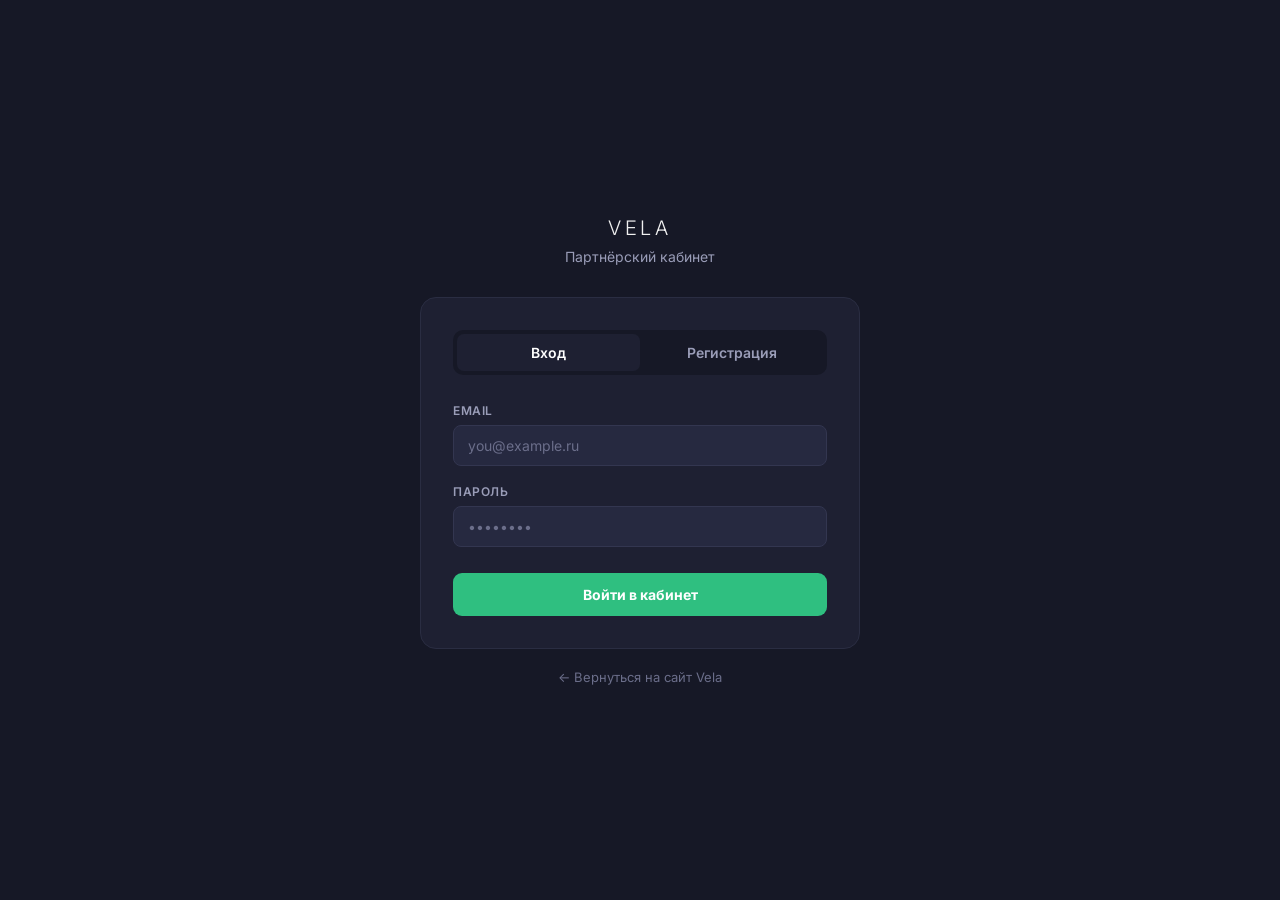
<file: partner-login.html>
﻿<!DOCTYPE html>
<html lang="ru">
<head>
<meta charset="UTF-8"/>
<meta name="viewport" content="width=device-width, initial-scale=1.0"/>
<title>Vela — Партнёрский кабинет</title>
<style>
@import url('https://fonts.googleapis.com/css2?family=Inter:wght@400;500;600;700;800&display=swap');
*{box-sizing:border-box;margin:0;padding:0}
body{font-family:'Inter',sans-serif;background:#161826;color:#f0f0f0;min-height:100vh;display:flex;align-items:center;justify-content:center;padding:20px}
.wrap{max-width:440px;width:100%}
.logo{text-align:center;font-weight:300;letter-spacing:0.18em;text-transform:uppercase;font-size:20px;margin-bottom:8px}
.subtitle{text-align:center;color:#9a9db8;font-size:14px;margin-bottom:32px}
.card{background:#1e2032;border:1px solid #2a2d42;border-radius:16px;padding:32px}
.tabs{display:flex;background:#161826;border-radius:10px;padding:4px;margin-bottom:28px}
.tab{flex:1;padding:10px;border-radius:7px;border:none;background:none;color:#9a9db8;font-size:14px;font-weight:600;cursor:pointer;font-family:'Inter',sans-serif;transition:all .15s}
.tab.active{background:#1e2032;color:#fff}
.form{display:none}
.form.active{display:block}
.fg{margin-bottom:18px}
.fl{display:block;font-size:12px;font-weight:600;color:#9a9db8;margin-bottom:7px;text-transform:uppercase;letter-spacing:0.5px}
.fi{width:100%;background:#262940;border:1px solid #333650;border-radius:8px;padding:11px 14px;color:#f0f0f0;font-size:14px;font-family:'Inter',sans-serif;outline:none}
.fi:focus{border-color:#2fbf80}
.fi::placeholder{color:#6b6e8a}
.btn{width:100%;background:#2fbf80;color:#fff;border:none;padding:13px;border-radius:9px;font-size:14px;font-weight:700;cursor:pointer;font-family:'Inter',sans-serif;margin-top:8px}
.btn:hover{background:#26a06c}
.btn:disabled{opacity:.6;cursor:not-allowed}
.hint{font-size:11px;color:#6b6e8a;margin-top:6px;line-height:1.5}
.alert{padding:12px 14px;border-radius:8px;font-size:13px;margin-bottom:18px;line-height:1.5}
.alert.error{background:rgba(230,85,85,.1);border:1px solid rgba(230,85,85,.2);color:#e55}
.alert.success{background:rgba(47,191,128,.1);border:1px solid rgba(47,191,128,.2);color:#2fbf80}
.back-link{display:block;text-align:center;margin-top:20px;color:#6b6e8a;font-size:13px;text-decoration:none}
.back-link:hover{color:#9a9db8}
</style>
</head>
<body>
<div class="wrap">
  <div class="logo">Vela</div>
  <div class="subtitle">Партнёрский кабинет</div>
  <div class="card">
    <div class="tabs">
      <button class="tab active" onclick="switchTab('login')">Вход</button>
      <button class="tab" onclick="switchTab('register')">Регистрация</button>
    </div>
    <div id="alert-box"></div>

    <div class="form active" id="form-login">
      <div class="fg">
        <label class="fl">Email</label>
        <input class="fi" type="email" id="login-email" placeholder="you@example.ru"/>
      </div>
      <div class="fg">
        <label class="fl">Пароль</label>
        <input class="fi" type="password" id="login-password" placeholder="••••••••"/>
      </div>
      <button class="btn" onclick="doLogin()" id="login-btn">Войти в кабинет</button>
    </div>

    <div class="form" id="form-register">
      <div class="fg">
        <label class="fl">Имя</label>
        <input class="fi" type="text" id="reg-name" placeholder="Как к вам обращаться"/>
      </div>
      <div class="fg">
        <label class="fl">Email</label>
        <input class="fi" type="email" id="reg-email" placeholder="you@example.ru"/>
      </div>
      <div class="fg">
        <label class="fl">Пароль</label>
        <input class="fi" type="password" id="reg-password" placeholder="Минимум 8 символов"/>
        <div class="hint">Минимум 8 символов</div>
      </div>
      <button class="btn" onclick="doRegister()" id="reg-btn">Создать аккаунт партнёра</button>
    </div>
  </div>
  <a href="https://velaapp.ru" class="back-link">← Вернуться на сайт Vela</a>
</div>
<script>
const API = 'https://api.gptcash.ru';

function switchTab(tab) {
  document.querySelectorAll('.tab').forEach(t => t.classList.remove('active'));
  document.querySelectorAll('.form').forEach(f => f.classList.remove('active'));
  document.getElementById('alert-box').innerHTML = '';
  event.target.classList.add('active');
  document.getElementById('form-' + tab).classList.add('active');
}

function showAlert(msg, type) {
  document.getElementById('alert-box').innerHTML = '<div class="alert ' + type + '">' + msg + '</div>';
}

async function doLogin() {
  const email = document.getElementById('login-email').value;
  const password = document.getElementById('login-password').value;
  if (!email || !password) return showAlert('Заполните email и пароль', 'error');

  const btn = document.getElementById('login-btn');
  btn.disabled = true;
  btn.textContent = 'Входим...';

  try {
    const res = await fetch(API + '/partner/login', {
      method: 'POST',
      headers: {'Content-Type':'application/json'},
      body: JSON.stringify({ email, password })
    });
    const data = await res.json();
    if (!res.ok) throw new Error(data.error || 'Ошибка');

    localStorage.setItem('vela_partner_session', data.sessionToken);
    localStorage.setItem('vela_partner_id', data.partnerId);
    showAlert('Успешный вход! Переход в кабинет...', 'success');
    setTimeout(() => window.location.href = 'partner-dashboard.html', 600);
  } catch(e) {
    showAlert(e.message, 'error');
    btn.disabled = false;
    btn.textContent = 'Войти в кабинет';
  }
}

async function doRegister() {
  const name = document.getElementById('reg-name').value;
  const email = document.getElementById('reg-email').value;
  const password = document.getElementById('reg-password').value;
  if (!email) return showAlert('Введите email', 'error');
  if (!password || password.length < 8) return showAlert('Пароль должен быть не менее 8 символов', 'error');

  const btn = document.getElementById('reg-btn');
  btn.disabled = true;
  btn.textContent = 'Создаём...';

  try {
    const res = await fetch(API + '/partner/register', {
      method: 'POST',
      headers: {'Content-Type':'application/json'},
      body: JSON.stringify({ email, password, name, type: 'BLOGGER' })
    });
    const data = await res.json();
    if (!res.ok) throw new Error(data.error || 'Ошибка');

    localStorage.setItem('vela_partner_session', data.sessionToken);
    localStorage.setItem('vela_partner_id', data.partnerId);
    showAlert('Аккаунт создан! Переход в кабинет...', 'success');
    setTimeout(() => window.location.href = 'partner-dashboard.html', 600);
  } catch(e) {
    showAlert(e.message, 'error');
    btn.disabled = false;
    btn.textContent = 'Создать аккаунт партнёра';
  }
}
</script>
</body>
</html>
</file>
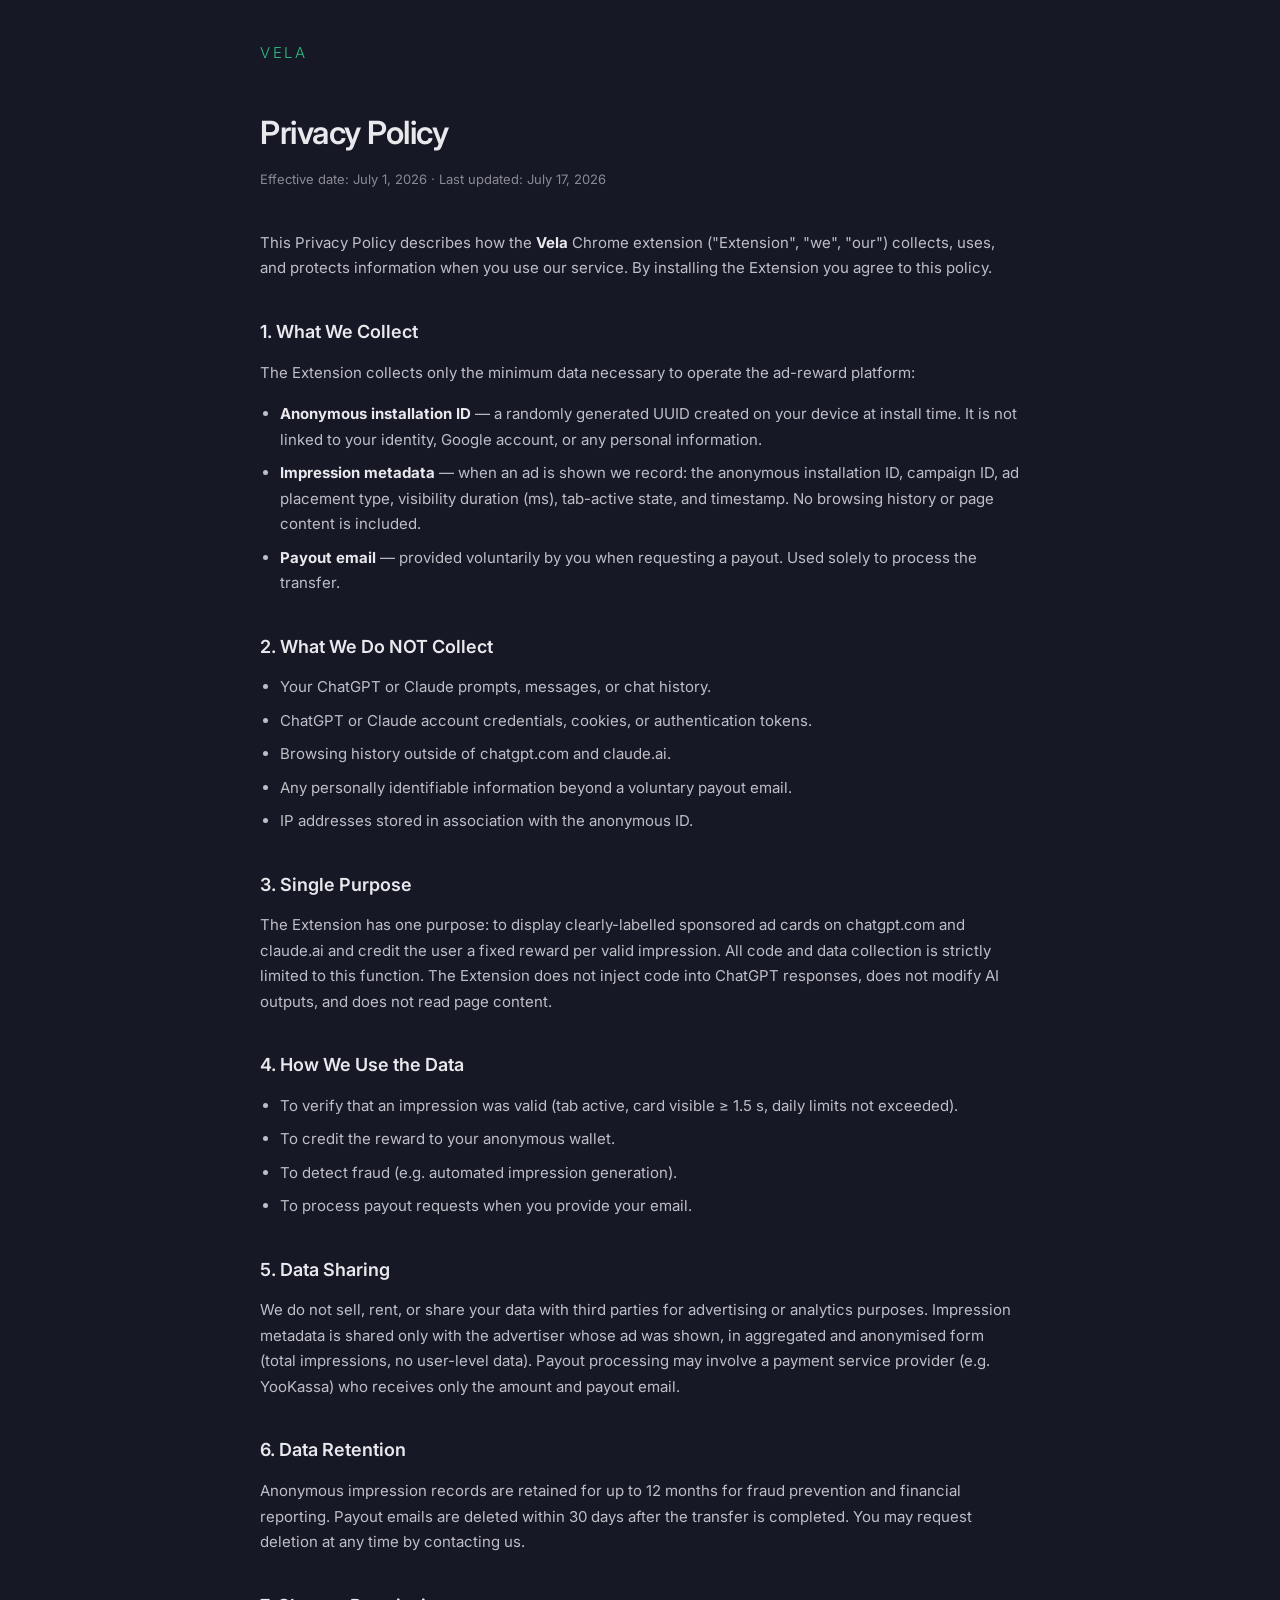
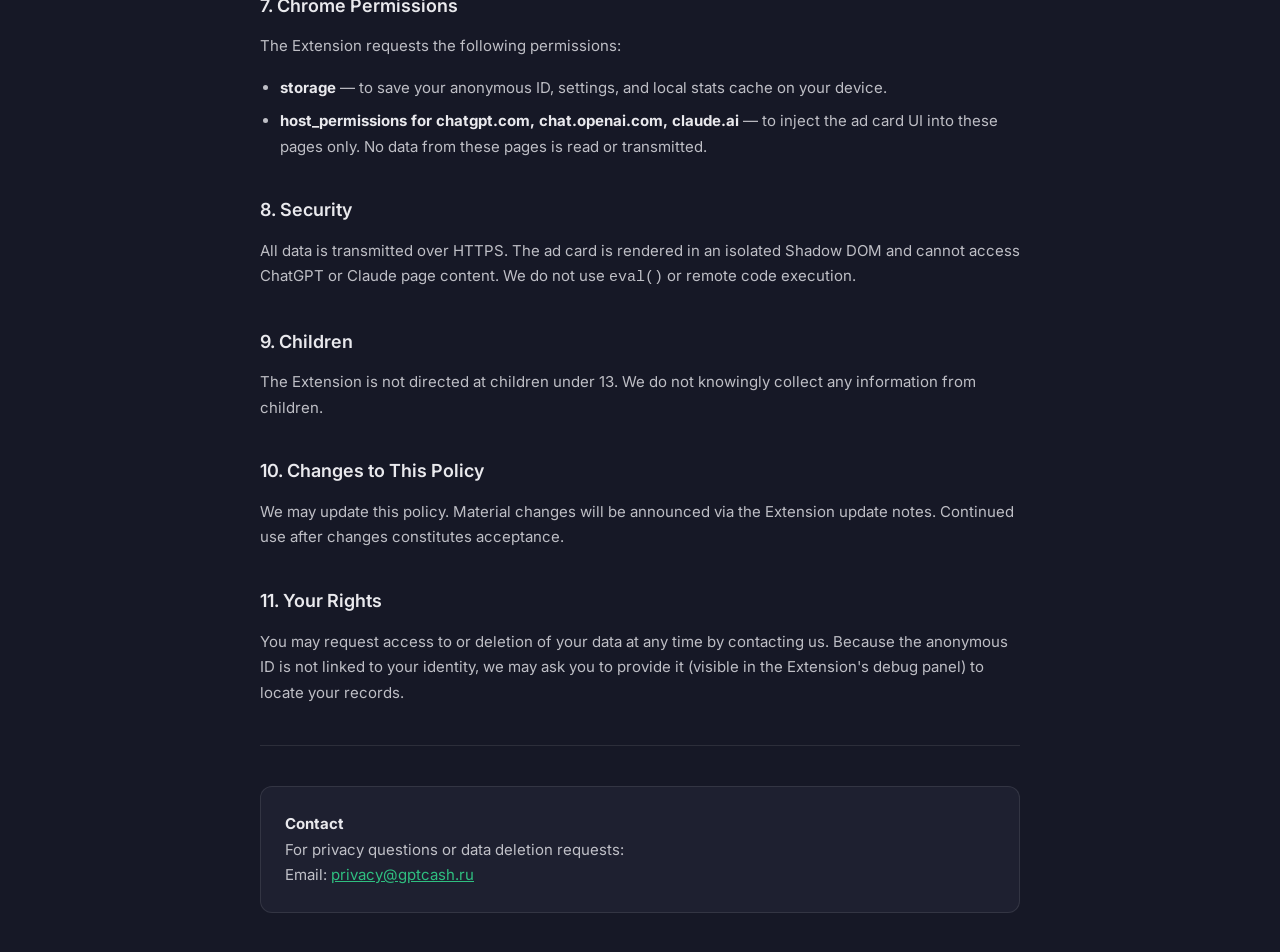
<file: privacy.html>
<!DOCTYPE html>
<html lang="ru">
<head>
<meta charset="UTF-8"/>
<meta name="viewport" content="width=device-width, initial-scale=1.0"/>
<title>Privacy Policy — Vela</title>
<style>
@import url('https://fonts.googleapis.com/css2?family=Inter:wght@300;400;500;600&display=swap');
*{box-sizing:border-box;margin:0;padding:0}
body{font-family:'Inter',sans-serif;background:#161826;color:#e9e9ed;line-height:1.7;padding:40px 20px}
.wrap{max-width:760px;margin:0 auto}
.brand{font-weight:300;letter-spacing:0.18em;text-transform:uppercase;font-size:15px;color:#2fbf80;margin-bottom:40px;display:block}
h1{font-size:32px;font-weight:600;letter-spacing:-0.5px;margin-bottom:8px}
.date{font-size:13px;color:rgba(233,233,237,.55);margin-bottom:40px}
h2{font-size:18px;font-weight:600;margin:36px 0 12px;color:#e9e9ed}
p{font-size:15px;color:rgba(233,233,237,.8);margin-bottom:16px}
ul{padding-left:20px;margin-bottom:16px}
li{font-size:15px;color:rgba(233,233,237,.8);margin-bottom:8px}
strong{color:#e9e9ed}
a{color:#2fbf80}
hr{border:none;border-top:1px solid rgba(233,233,237,.1);margin:40px 0}
.contact{background:#1e2030;border:1px solid rgba(233,233,237,.1);border-radius:12px;padding:24px;margin-top:40px}
.contact p{margin-bottom:0}
</style>
</head>
<body>
<div class="wrap">
  <span class="brand">Vela</span>
  <h1>Privacy Policy</h1>
  <p class="date">Effective date: July 1, 2026 · Last updated: July 17, 2026</p>

  <p>This Privacy Policy describes how the <strong>Vela</strong> Chrome extension ("Extension", "we", "our") collects, uses, and protects information when you use our service. By installing the Extension you agree to this policy.</p>

  <h2>1. What We Collect</h2>
  <p>The Extension collects only the minimum data necessary to operate the ad-reward platform:</p>
  <ul>
    <li><strong>Anonymous installation ID</strong> — a randomly generated UUID created on your device at install time. It is not linked to your identity, Google account, or any personal information.</li>
    <li><strong>Impression metadata</strong> — when an ad is shown we record: the anonymous installation ID, campaign ID, ad placement type, visibility duration (ms), tab-active state, and timestamp. No browsing history or page content is included.</li>
    <li><strong>Payout email</strong> — provided voluntarily by you when requesting a payout. Used solely to process the transfer.</li>
  </ul>

  <h2>2. What We Do NOT Collect</h2>
  <ul>
    <li>Your ChatGPT or Claude prompts, messages, or chat history.</li>
    <li>ChatGPT or Claude account credentials, cookies, or authentication tokens.</li>
    <li>Browsing history outside of chatgpt.com and claude.ai.</li>
    <li>Any personally identifiable information beyond a voluntary payout email.</li>
    <li>IP addresses stored in association with the anonymous ID.</li>
  </ul>

  <h2>3. Single Purpose</h2>
  <p>The Extension has one purpose: to display clearly-labelled sponsored ad cards on chatgpt.com and claude.ai and credit the user a fixed reward per valid impression. All code and data collection is strictly limited to this function. The Extension does not inject code into ChatGPT responses, does not modify AI outputs, and does not read page content.</p>

  <h2>4. How We Use the Data</h2>
  <ul>
    <li>To verify that an impression was valid (tab active, card visible ≥ 1.5 s, daily limits not exceeded).</li>
    <li>To credit the reward to your anonymous wallet.</li>
    <li>To detect fraud (e.g. automated impression generation).</li>
    <li>To process payout requests when you provide your email.</li>
  </ul>

  <h2>5. Data Sharing</h2>
  <p>We do not sell, rent, or share your data with third parties for advertising or analytics purposes. Impression metadata is shared only with the advertiser whose ad was shown, in aggregated and anonymised form (total impressions, no user-level data). Payout processing may involve a payment service provider (e.g. YooKassa) who receives only the amount and payout email.</p>

  <h2>6. Data Retention</h2>
  <p>Anonymous impression records are retained for up to 12 months for fraud prevention and financial reporting. Payout emails are deleted within 30 days after the transfer is completed. You may request deletion at any time by contacting us.</p>

  <h2>7. Chrome Permissions</h2>
  <p>The Extension requests the following permissions:</p>
  <ul>
    <li><strong>storage</strong> — to save your anonymous ID, settings, and local stats cache on your device.</li>
    <li><strong>host_permissions for chatgpt.com, chat.openai.com, claude.ai</strong> — to inject the ad card UI into these pages only. No data from these pages is read or transmitted.</li>
  </ul>

  <h2>8. Security</h2>
  <p>All data is transmitted over HTTPS. The ad card is rendered in an isolated Shadow DOM and cannot access ChatGPT or Claude page content. We do not use <code>eval()</code> or remote code execution.</p>

  <h2>9. Children</h2>
  <p>The Extension is not directed at children under 13. We do not knowingly collect any information from children.</p>

  <h2>10. Changes to This Policy</h2>
  <p>We may update this policy. Material changes will be announced via the Extension update notes. Continued use after changes constitutes acceptance.</p>

  <h2>11. Your Rights</h2>
  <p>You may request access to or deletion of your data at any time by contacting us. Because the anonymous ID is not linked to your identity, we may ask you to provide it (visible in the Extension's debug panel) to locate your records.</p>

  <hr/>

  <div class="contact">
    <p><strong>Contact</strong><br/>
    For privacy questions or data deletion requests:<br/>
    Email: <a href="mailto:privacy@gptcash.ru">privacy@gptcash.ru</a></p>
  </div>
</div>
</body>
</html>
</file>
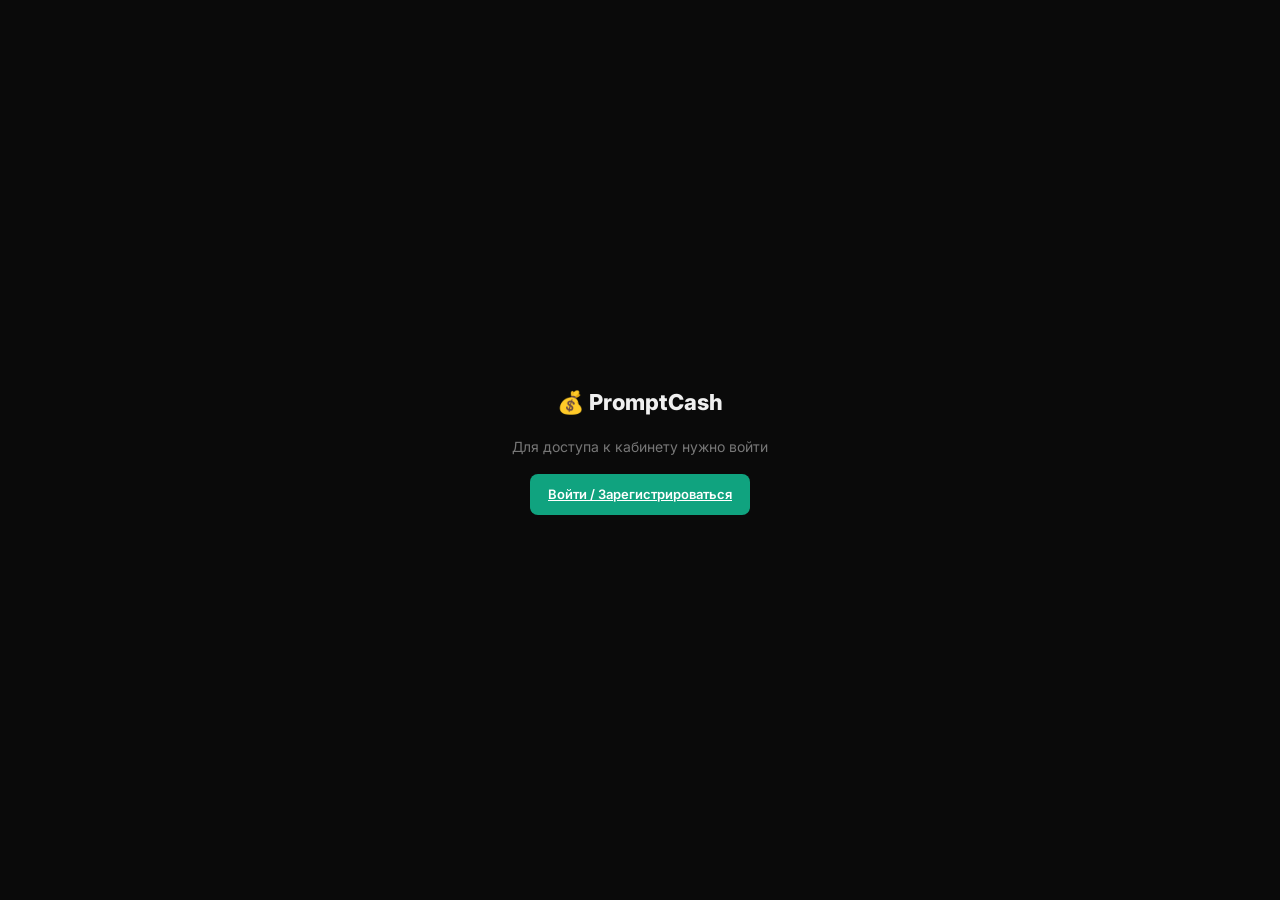
<file: promptcash-cabinet.html>
<!DOCTYPE html>
<html lang="ru">
<head>
<meta charset="UTF-8"/>
<meta name="viewport" content="width=device-width, initial-scale=1.0"/>
<title>PromptCash — Рекламный кабинет</title>
<style>
@import url('https://fonts.googleapis.com/css2?family=Inter:wght@400;500;600;700;800&display=swap');
*{box-sizing:border-box;margin:0;padding:0}
:root{
  --g:#10a37f;--gl:#12c49a;
  --bg:#0a0a0a;--bg2:#111;--bg3:#1a1a1a;
  --bd:#252525;--bd2:#333;
  --tx:#f0f0f0;--mt:#777;--mt2:#444;
  --red:#e55;--yellow:#f5a623;
}
body{font-family:'Inter',sans-serif;background:var(--bg);color:var(--tx);font-size:14px;line-height:1.6;min-height:100vh}
.layout{display:flex;min-height:100vh}
.sidebar{width:220px;background:var(--bg2);border-right:1px solid var(--bd);flex-shrink:0;position:fixed;top:0;left:0;height:100vh;display:flex;flex-direction:column;z-index:10}
.main{margin-left:220px;flex:1;padding:32px;max-width:1100px}
.sb-logo{padding:20px 20px 16px;border-bottom:1px solid var(--bd);font-size:16px;font-weight:800}
.sb-logo em{color:var(--g);font-style:normal}
.sb-nav{padding:12px 8px;flex:1}
.sb-item{display:flex;align-items:center;gap:10px;padding:10px 12px;border-radius:8px;cursor:pointer;color:var(--mt);font-size:13px;font-weight:500;transition:all .15s;margin-bottom:2px;border:none;background:none;width:100%;text-align:left;font-family:'Inter',sans-serif}
.sb-item:hover,.sb-item.active{background:var(--bg3);color:var(--tx)}
.sb-company{margin:8px;padding:14px;background:var(--bg3);border:1px solid var(--bd);border-radius:10px}
.sb-company .cname{font-size:13px;font-weight:700;margin-bottom:2px;white-space:nowrap;overflow:hidden;text-overflow:ellipsis}
.sb-company .cind{font-size:11px;color:var(--mt)}
.sb-balance{margin:8px;padding:14px;background:var(--bg3);border:1px solid var(--bd);border-radius:10px}
.sb-balance .lbl{font-size:11px;color:var(--mt);margin-bottom:4px}
.sb-balance .amt{font-size:20px;font-weight:800;color:var(--g)}
.sb-balance .sub{font-size:11px;color:var(--mt2);margin-top:2px}
.sb-topup{display:block;width:100%;margin-top:10px;background:var(--g);color:#fff;border:none;border-radius:7px;padding:9px;font-size:13px;font-weight:600;cursor:pointer;font-family:'Inter',sans-serif}
.sb-topup:hover{background:var(--gl)}
.sb-logout{margin:8px;padding:9px;background:none;border:1px solid var(--bd);color:var(--mt);border-radius:7px;font-size:12px;cursor:pointer;width:calc(100% - 16px);font-family:'Inter',sans-serif}
.sb-logout:hover{border-color:var(--red);color:var(--red)}
.page{display:none}.page.active{display:block}
.ph{margin-bottom:28px}
.ph h1{font-size:22px;font-weight:800;letter-spacing:-0.5px;margin-bottom:4px}
.ph p{color:var(--mt);font-size:13px}
.card{background:var(--bg2);border:1px solid var(--bd);border-radius:14px;padding:24px;margin-bottom:20px}
.card-title{font-size:14px;font-weight:700;margin-bottom:16px}
.stats-row{display:grid;grid-template-columns:repeat(4,1fr);gap:16px;margin-bottom:24px}
.stat-box{background:var(--bg2);border:1px solid var(--bd);border-radius:12px;padding:20px}
.stat-box .val{font-size:28px;font-weight:800;color:var(--g);letter-spacing:-1px;line-height:1}
.stat-box .lbl{font-size:11px;color:var(--mt);margin-top:6px;text-transform:uppercase;letter-spacing:0.5px}
.tbl{width:100%;border-collapse:collapse}
.tbl th{font-size:11px;font-weight:600;color:var(--mt);text-transform:uppercase;letter-spacing:0.5px;padding:10px 14px;text-align:left;border-bottom:1px solid var(--bd)}
.tbl td{padding:12px 14px;border-bottom:1px solid var(--bd);font-size:13px;vertical-align:middle}
.tbl tr:last-child td{border-bottom:none}
.tbl tr:hover td{background:var(--bg3)}
.badge{display:inline-flex;align-items:center;gap:4px;padding:3px 8px;border-radius:20px;font-size:11px;font-weight:600}
.badge.active{background:rgba(16,163,127,.15);color:var(--g)}
.badge.paused{background:rgba(245,166,35,.12);color:var(--yellow)}
.form-group{margin-bottom:20px}
.form-grid{display:grid;grid-template-columns:1fr 1fr;gap:20px}
.form-label{display:flex;justify-content:space-between;align-items:center;font-size:12px;font-weight:600;color:var(--mt);margin-bottom:8px;text-transform:uppercase;letter-spacing:0.5px}
.counter{font-weight:400;color:var(--mt2)}
.counter.warn{color:var(--yellow)}.counter.over{color:var(--red)}
.form-input{width:100%;background:var(--bg3);border:1px solid var(--bd2);border-radius:8px;padding:10px 14px;color:var(--tx);font-size:14px;font-family:'Inter',sans-serif;outline:none;transition:border-color .15s}
.form-input:focus{border-color:var(--g)}
.form-input::placeholder{color:var(--mt2)}
.form-input:disabled{opacity:.6;cursor:not-allowed}
.form-textarea{resize:vertical;min-height:80px}
.form-hint{font-size:11px;color:var(--mt2);margin-top:6px;line-height:1.5}
.form-hint.error{color:var(--red)}
select.form-input{cursor:pointer}
.preview-wrap{position:sticky;top:32px}
.preview-card{background:#fff;border-radius:12px;padding:16px;color:#111;font-family:-apple-system,sans-serif;box-shadow:0 4px 24px rgba(0,0,0,.4);max-width:320px}
.preview-lbl{font-size:10px;color:#888;margin-bottom:8px}
.preview-title{font-size:15px;font-weight:700;margin-bottom:5px;line-height:1.3;word-break:break-word}
.preview-desc{font-size:13px;color:#555;margin-bottom:12px;line-height:1.4;word-break:break-word}
.preview-cta{background:#10a37f;color:#fff;border:none;border-radius:6px;padding:9px 16px;font-size:13px;font-weight:600;width:100%;margin-bottom:10px;cursor:pointer}
.preview-foot{display:flex;justify-content:space-between;font-size:11px;color:#aaa}
.preview-placeholder{color:#ccc;font-style:italic}
.btn{display:inline-flex;align-items:center;gap:6px;padding:10px 18px;border-radius:8px;font-size:13px;font-weight:600;cursor:pointer;border:none;font-family:'Inter',sans-serif;transition:all .15s}
.btn-primary{background:var(--g);color:#fff}.btn-primary:hover{background:var(--gl)}
.btn-secondary{background:var(--bg3);color:var(--tx);border:1px solid var(--bd2)}.btn-secondary:hover{border-color:var(--g);color:var(--g)}
.btn-sm{padding:7px 12px;font-size:12px}
.btn-group{display:flex;gap:8px;flex-wrap:wrap}
.progress-wrap{background:var(--bg3);border-radius:4px;height:6px;overflow:hidden;margin-top:8px}
.progress-bar{height:100%;background:var(--g);border-radius:4px}
.modal-overlay{display:none;position:fixed;inset:0;background:rgba(0,0,0,.75);z-index:100;align-items:center;justify-content:center;padding:20px}
.modal-overlay.open{display:flex}
.modal{background:var(--bg2);border:1px solid var(--bd);border-radius:16px;padding:32px;max-width:480px;width:100%;position:relative}
.modal h2{font-size:18px;font-weight:800;margin-bottom:8px}
.modal p{color:var(--mt);font-size:13px;margin-bottom:24px;line-height:1.6}
.modal-close{position:absolute;top:14px;right:16px;background:none;border:none;color:var(--mt);font-size:20px;cursor:pointer}
.topup-grid{display:grid;grid-template-columns:repeat(3,1fr);gap:10px;margin-bottom:16px}
.topup-opt{background:var(--bg3);border:1px solid var(--bd);border-radius:10px;padding:14px;text-align:center;cursor:pointer;transition:all .15s}
.topup-opt:hover,.topup-opt.selected{border-color:var(--g);background:rgba(16,163,127,.08)}
.topup-opt .amt{font-size:18px;font-weight:800;color:var(--g)}
.topup-opt .shows{font-size:11px;color:var(--mt);margin-top:2px}
.alert{padding:12px 16px;border-radius:8px;font-size:13px;margin-bottom:16px;line-height:1.5}
.alert.info{background:rgba(16,163,127,.1);border:1px solid rgba(16,163,127,.2);color:var(--g)}
.alert.warn{background:rgba(245,166,35,.1);border:1px solid rgba(245,166,35,.2);color:var(--yellow)}
.alert.error{background:rgba(230,85,85,.1);border:1px solid rgba(230,85,85,.2);color:var(--red)}
.alert.success{background:rgba(16,163,127,.1);border:1px solid rgba(16,163,127,.2);color:var(--g)}
.chart-stub{background:var(--bg3);border-radius:10px;height:160px;display:flex;align-items:flex-end;padding:12px;gap:4px}
.bar{flex:1;background:var(--g);border-radius:2px 2px 0 0;opacity:.7;min-width:4px}
.loading{color:var(--mt);font-size:13px;padding:20px;text-align:center}
.gate{position:fixed;inset:0;background:var(--bg);z-index:1000;display:flex;align-items:center;justify-content:center;flex-direction:column;gap:16px}
.gate p{color:var(--mt);font-size:14px}
.apikey-box{display:flex;gap:8px;align-items:center;background:var(--bg3);border:1px solid var(--bd2);border-radius:8px;padding:10px 14px;font-family:monospace;font-size:13px}
.apikey-box span{flex:1;overflow:hidden;text-overflow:ellipsis;white-space:nowrap}
.copy-btn{background:var(--bg2);border:1px solid var(--bd2);color:var(--mt);border-radius:6px;padding:6px 10px;font-size:11px;cursor:pointer;font-family:'Inter',sans-serif}
.copy-btn:hover{color:var(--g);border-color:var(--g)}
@media(max-width:900px){.sidebar{display:none}.main{margin-left:0}.stats-row{grid-template-columns:1fr 1fr}.form-grid{grid-template-columns:1fr}}
</style>
</head>
<body>

<div class="gate" id="gate" style="display:none">
  <div class="logo" style="font-size:22px;font-weight:800">💰 PromptCash</div>
  <p>Для доступа к кабинету нужно войти</p>
  <a href="auth.html" class="btn btn-primary">Войти / Зарегистрироваться</a>
</div>

<div class="layout" id="app" style="display:none">
  <div class="sidebar">
    <div class="sb-logo">💰 Prompt<em>Cash</em></div>
    <nav class="sb-nav">
      <button class="sb-item active" onclick="showPage('dashboard')"><span>📊</span> Дашборд</button>
      <button class="sb-item" onclick="showPage('campaigns')"><span>📢</span> Кампании</button>
      <button class="sb-item" onclick="showPage('new-campaign')"><span>✏️</span> Новая кампания</button>
      <button class="sb-item" onclick="showPage('billing')"><span>💳</span> Баланс и оплата</button>
      <button class="sb-item" onclick="showPage('profile')"><span>🏢</span> Профиль компании</button>
      <button class="sb-item" onclick="showPage('help')"><span>❓</span> Помощь</button>
    </nav>
    <div style="padding:8px">
      <div class="sb-company">
        <div class="cname" id="sb-company-name">—</div>
        <div class="cind" id="sb-company-ind">—</div>
      </div>
      <div class="sb-balance">
        <div class="lbl">Баланс</div>
        <div class="amt" id="sb-bal">—</div>
        <div class="sub" id="sb-shows">загрузка...</div>
        <button class="sb-topup" onclick="openModal('modal-topup')">+ Пополнить</button>
      </div>
      <button class="sb-logout" onclick="logout()">Выйти</button>
    </div>
  </div>

  <div class="main">

    <!-- ДАШБОРД -->
    <div class="page active" id="page-dashboard">
      <div class="ph"><h1>Дашборд</h1><p>Статистика по всем кампаниям</p></div>
      <div class="stats-row">
        <div class="stat-box"><div class="val" id="d-shows">—</div><div class="lbl">Показов</div></div>
        <div class="stat-box"><div class="val" id="d-clicks">—</div><div class="lbl">Кликов</div></div>
        <div class="stat-box"><div class="val" id="d-ctr">—</div><div class="lbl">CTR</div></div>
        <div class="stat-box"><div class="val" id="d-spent">—</div><div class="lbl">Потрачено</div></div>
      </div>
      <div class="card">
        <div class="card-title">📈 Показы по дням</div>
        <div class="chart-stub" id="chart"></div>
      </div>
      <div class="card">
        <div class="card-title">📢 Кампании</div>
        <div id="dash-campaigns"><div class="loading">Загрузка...</div></div>
      </div>
    </div>

    <!-- КАМПАНИИ -->
    <div class="page" id="page-campaigns">
      <div class="ph">
        <div style="display:flex;justify-content:space-between;align-items:flex-start">
          <div><h1>Кампании</h1><p>Управление рекламными кампаниями</p></div>
          <button class="btn btn-primary" onclick="showPage('new-campaign')">+ Новая кампания</button>
        </div>
      </div>
      <div class="card" style="padding:0;overflow:hidden">
        <div id="campaigns-list"><div class="loading">Загрузка...</div></div>
      </div>
    </div>

    <!-- НОВАЯ КАМПАНИЯ -->
    <div class="page" id="page-new-campaign">
      <div class="ph"><h1>Новая кампания</h1><p>Заполни форму — объявление появится у пользователей PromptCash</p></div>
      <div id="form-alert"></div>

      <div style="display:grid;grid-template-columns:1fr 320px;gap:28px;align-items:start">
        <div>
          <div class="card">
            <div class="card-title">📋 Основная информация</div>
            <div class="form-group">
              <div class="form-label">Название кампании <span class="counter" id="cnt-name">0/50</span></div>
              <input class="form-input" id="f-name" type="text" maxlength="50" placeholder="Например: Летняя акция 2026" oninput="cnt(this,'cnt-name',50)"/>
              <div class="form-hint">Видите только вы — для внутреннего учёта</div>
            </div>
            <div class="form-group">
              <div class="form-label">Бюджет кампании</div>
              <div style="display:flex;gap:10px;align-items:center">
                <input class="form-input" id="f-budget" type="number" min="1000" step="500" placeholder="Минимум 1 000 ₽" oninput="updBudget()" style="max-width:220px"/>
                <span style="color:var(--mt);font-size:13px" id="budget-shows">— показов</span>
              </div>
              <div class="form-hint">1 показ = 1 ₽. Списание только за реальные показы.</div>
            </div>
          </div>

          <div class="card">
            <div class="card-title">✏️ Содержание объявления</div>
            <div class="form-group">
              <div class="form-label">Заголовок <span class="counter" id="cnt-title">0/60</span></div>
              <input class="form-input" id="f-title" type="text" maxlength="60" placeholder="Создавайте быстрее с AI-инструментами" oninput="cnt(this,'cnt-title',60);updPreview()"/>
              <div class="form-hint">Макс. 60 символов</div>
            </div>
            <div class="form-group">
              <div class="form-label">Описание <span class="counter" id="cnt-desc">0/120</span></div>
              <textarea class="form-input form-textarea" id="f-desc" maxlength="120" placeholder="Полезные продукты для разработчиков." oninput="cnt(this,'cnt-desc',120);updPreview()"></textarea>
              <div class="form-hint">Макс. 120 символов</div>
            </div>
            <div class="form-grid">
              <div class="form-group">
                <div class="form-label">Текст кнопки <span class="counter" id="cnt-cta">0/20</span></div>
                <input class="form-input" id="f-cta" type="text" maxlength="20" placeholder="Узнать больше" oninput="cnt(this,'cnt-cta',20);updPreview()"/>
                <div class="form-hint">Макс. 20 символов</div>
              </div>
              <div class="form-group">
                <div class="form-label">URL назначения</div>
                <input class="form-input" id="f-url" type="url" placeholder="https://yoursite.ru" oninput="valUrl(this);updPreview()"/>
                <div class="form-hint" id="url-hint">Только https://</div>
              </div>
            </div>
          </div>

          <div class="btn-group">
            <button class="btn btn-primary" onclick="submitCampaign()" id="submit-btn">🚀 Создать кампанию</button>
            <button class="btn btn-secondary" onclick="showPage('campaigns')">Отмена</button>
          </div>
        </div>

        <div class="preview-wrap">
          <div style="font-size:12px;font-weight:600;color:var(--mt);text-transform:uppercase;letter-spacing:0.5px;margin-bottom:12px">Превью карточки</div>
          <div class="preview-card">
            <div class="preview-lbl">Реклама · Не является частью ответа ChatGPT</div>
            <div class="preview-title" id="prev-title"><span class="preview-placeholder">Заголовок появится здесь</span></div>
            <div class="preview-desc" id="prev-desc"><span class="preview-placeholder">Описание появится здесь</span></div>
            <button class="preview-cta" id="prev-cta">Узнать больше</button>
            <div class="preview-foot"><span>Почему я вижу это?</span><span>×</span></div>
          </div>
        </div>
      </div>
    </div>

    <!-- БАЛАНС -->
    <div class="page" id="page-billing">
      <div class="ph"><h1>Баланс и оплата</h1><p>Пополнение и история транзакций</p></div>
      <div style="display:grid;grid-template-columns:1fr 1fr;gap:20px;margin-bottom:24px">
        <div class="stat-box"><div class="val" id="bill-bal">—</div><div class="lbl">Текущий баланс</div></div>
        <div class="stat-box"><div class="val" id="bill-spent">—</div><div class="lbl">Потрачено всего</div></div>
      </div>
      <div class="card">
        <div class="card-title">💳 Пополнить баланс</div>
        <div class="topup-grid">
          <div class="topup-opt selected" onclick="selTopup(this,1000)"><div class="amt">1 000 ₽</div><div class="shows">1 000 показов</div></div>
          <div class="topup-opt" onclick="selTopup(this,3000)"><div class="amt">3 000 ₽</div><div class="shows">3 000 показов</div></div>
          <div class="topup-opt" onclick="selTopup(this,5000)"><div class="amt">5 000 ₽</div><div class="shows">5 000 показов</div></div>
          <div class="topup-opt" onclick="selTopup(this,10000)"><div class="amt">10 000 ₽</div><div class="shows">10 000 показов</div></div>
          <div class="topup-opt" onclick="selTopup(this,25000)"><div class="amt">25 000 ₽</div><div class="shows">25 000 показов</div></div>
          <div class="topup-opt" onclick="selTopup(this,0)"><div class="amt">Своя</div><div class="shows">от 1 000 ₽</div></div>
        </div>
        <div id="custom-topup" style="display:none;margin-bottom:16px">
          <input class="form-input" type="number" placeholder="Введите сумму (мин. 1 000 ₽)" min="1000" step="500" id="custom-amt" style="max-width:260px"/>
        </div>
        <div class="alert warn">⏳ Онлайн-оплата скоро. Сейчас пополнение по запросу: напишите на ads@promptcash.io</div>
        <button class="btn btn-primary" onclick="doTopup()">Запросить пополнение →</button>
      </div>
      <div class="card">
        <div class="card-title">📋 История транзакций</div>
        <div id="transactions-list"><div class="loading">Загрузка...</div></div>
      </div>
    </div>

    <!-- ПРОФИЛЬ -->
    <div class="page" id="page-profile">
      <div class="ph"><h1>Профиль компании</h1><p>Информация о вашей компании и API-доступ</p></div>
      <div id="profile-alert"></div>
      <div class="card">
        <div class="card-title">🏢 Данные компании</div>
        <div class="form-group">
          <div class="form-label">Название компании</div>
          <input class="form-input" id="p-company" type="text" maxlength="80"/>
        </div>
        <div class="form-grid">
          <div class="form-group">
            <div class="form-label">Сфера деятельности</div>
            <select class="form-input" id="p-industry"></select>
          </div>
          <div class="form-group">
            <div class="form-label">Сайт</div>
            <input class="form-input" id="p-website" type="text" placeholder="https://yoursite.ru"/>
          </div>
        </div>
        <div class="form-group">
          <div class="form-label">Email</div>
          <input class="form-input" id="p-email" type="email" disabled/>
          <div class="form-hint">Email изменить нельзя — обратитесь в поддержку</div>
        </div>
        <button class="btn btn-primary" onclick="saveProfile()">Сохранить изменения</button>
      </div>
      <div class="card">
        <div class="card-title">🔑 API-ключ</div>
        <p style="color:var(--mt);font-size:13px;margin-bottom:14px">Используется для интеграций. Никому не передавайте этот ключ.</p>
        <div class="apikey-box">
          <span id="p-apikey">—</span>
          <button class="copy-btn" onclick="copyApiKey()">Копировать</button>
        </div>
      </div>
    </div>

    <!-- ПОМОЩЬ -->
    <div class="page" id="page-help">
      <div class="ph"><h1>Помощь</h1><p>Технические требования и контакты</p></div>
      <div class="card">
        <div class="card-title">📐 Требования к объявлениям</div>
        <table class="tbl">
          <thead><tr><th>Поле</th><th>Лимит</th></tr></thead>
          <tbody>
            <tr><td><strong>Заголовок</strong></td><td>Макс. 60 символов</td></tr>
            <tr><td><strong>Описание</strong></td><td>Макс. 120 символов</td></tr>
            <tr><td><strong>Кнопка CTA</strong></td><td>Макс. 20 символов</td></tr>
            <tr><td><strong>URL</strong></td><td>Только https://</td></tr>
            <tr><td><strong>Изображения</strong></td><td>Не поддерживаются</td></tr>
          </tbody>
        </table>
      </div>
      <div class="card">
        <div class="card-title">📞 Связаться с нами</div>
        <div style="font-size:13px;color:var(--mt);line-height:2.2">
          Email: <a href="mailto:ads@promptcash.io" style="color:var(--g)">ads@promptcash.io</a>
        </div>
      </div>
    </div>

  </div>
</div>

<div class="modal-overlay" id="modal-topup">
  <div class="modal">
    <button class="modal-close" onclick="closeModal('modal-topup')">×</button>
    <h2>Пополнить баланс</h2>
    <p>Выберите сумму. Сейчас пополнение обрабатывается вручную.</p>
    <div class="topup-grid">
      <div class="topup-opt selected" onclick="selTopup(this,1000)"><div class="amt">1 000 ₽</div><div class="shows">1 000 показов</div></div>
      <div class="topup-opt" onclick="selTopup(this,3000)"><div class="amt">3 000 ₽</div><div class="shows">3 000 показов</div></div>
      <div class="topup-opt" onclick="selTopup(this,5000)"><div class="amt">5 000 ₽</div><div class="shows">5 000 показов</div></div>
      <div class="topup-opt" onclick="selTopup(this,10000)"><div class="amt">10 000 ₽</div><div class="shows">10 000 показов</div></div>
      <div class="topup-opt" onclick="selTopup(this,25000)"><div class="amt">25 000 ₽</div><div class="shows">25 000 показов</div></div>
      <div class="topup-opt" onclick="selTopup(this,0)"><div class="amt">Своя</div><div class="shows">от 1 000 ₽</div></div>
    </div>
    <button class="btn btn-primary" style="width:100%" onclick="doTopup()">Запросить пополнение →</button>
  </div>
</div>

<div class="modal-overlay" id="modal-success">
  <div class="modal" style="text-align:center">
    <div style="font-size:48px;margin-bottom:16px">🎉</div>
    <h2>Кампания создана!</h2>
    <p>Объявление активно и уже показывается пользователям PromptCash.</p>
    <button class="btn btn-primary" style="width:100%" onclick="closeModal('modal-success');showPage('campaigns');loadCampaigns()">Перейти к кампаниям</button>
  </div>
</div>

<script>
const API = 'https://romptcash-backend.onrender.com';
let API_KEY = localStorage.getItem('pc_api_key');
let ADVERTISER = JSON.parse(localStorage.getItem('pc_advertiser') || 'null');

if (!API_KEY) {
  document.getElementById('gate').style.display = 'flex';
} else {
  document.getElementById('app').style.display = 'flex';
  init();
}

function logout() {
  localStorage.removeItem('pc_api_key');
  localStorage.removeItem('pc_advertiser');
  window.location.href = 'auth.html';
}

async function apiFetch(path, opts = {}) {
  const res = await fetch(API + path, {
    ...opts,
    headers: { 'Content-Type': 'application/json', 'x-api-key': API_KEY, ...(opts.headers || {}) }
  });
  if (res.status === 401) { logout(); throw new Error('Сессия истекла'); }
  if (!res.ok) { const e = await res.json(); throw new Error(e.error || 'Ошибка'); }
  return res.json();
}

async function init() {
  try {
    const me = await apiFetch('/advertiser/me');
    document.getElementById('sb-company-name').textContent = me.companyName || me.name;
    document.getElementById('sb-company-ind').textContent = me.industry || '—';
    updateBalance(me.balanceRub);
    document.getElementById('bill-bal').textContent = me.balanceRub.toLocaleString('ru') + ' ₽';
    document.getElementById('bill-spent').textContent = me.totalSpentRub.toLocaleString('ru') + ' ₽';
    document.getElementById('p-company').value = me.companyName || '';
    document.getElementById('p-website').value = me.website || '';
    document.getElementById('p-email').value = me.email || '';
    document.getElementById('p-apikey').textContent = me.apiKey;
    await loadIndustries(me.industry);
  } catch(e) { console.error('init error', e); }

  try {
    const stats = await apiFetch('/advertiser/stats');
    document.getElementById('d-shows').textContent = stats.impressions.toLocaleString('ru');
    document.getElementById('d-clicks').textContent = stats.clicks.toLocaleString('ru');
    document.getElementById('d-ctr').textContent = stats.ctr + '%';
    document.getElementById('d-spent').textContent = stats.spentRub.toLocaleString('ru') + ' ₽';
  } catch(e) { console.error('stats error', e); }

  loadCampaigns();
  loadTransactions();
  buildChart();
}

async function loadIndustries(current) {
  try {
    const res = await fetch(API + '/auth/industries');
    const list = await res.json();
    const sel = document.getElementById('p-industry');
    sel.innerHTML = list.map(i => `<option value="${i}" ${i===current?'selected':''}>${i}</option>`).join('');
  } catch(e) {}
}

function updateBalance(bal) {
  document.getElementById('sb-bal').textContent = bal.toLocaleString('ru') + ' ₽';
  document.getElementById('sb-shows').textContent = '≈ ' + bal.toLocaleString('ru') + ' показов осталось';
}

async function loadCampaigns() {
  try {
    const camps = await apiFetch('/advertiser/campaigns');
    const dashEl = document.getElementById('dash-campaigns');
    const listEl = document.getElementById('campaigns-list');
    if (camps.length === 0) {
      const empty = '<div class="loading">Нет кампаний. <button class="btn btn-primary btn-sm" onclick="showPage(\'new-campaign\')" style="margin-left:8px">+ Создать первую</button></div>';
      dashEl.innerHTML = empty;
      listEl.innerHTML = empty;
    } else {
      dashEl.innerHTML = renderCampaignsTable(camps.slice(0, 3));
      listEl.innerHTML = renderCampaignsTable(camps);
    }
  } catch(e) { console.error('campaigns error', e); }
}

function renderCampaignsTable(camps) {
  const rows = camps.map(c => {
    const pct = Math.round((c.spent_usd / c.total_budget_usd) * 100);
    const budgetRub = Math.round(c.total_budget_usd * 75);
    const spentRub = Math.round(c.spent_usd * 75);
    const statusBadge = c.status === 'active' ? '<span class="badge active">● Активна</span>' : '<span class="badge paused">⏸ На паузе</span>';
    const pauseBtn = c.status === 'active'
      ? `<button class="btn btn-secondary btn-sm" onclick="toggleCamp('${c.id}','paused')">⏸</button>`
      : `<button class="btn btn-secondary btn-sm" onclick="toggleCamp('${c.id}','active')">▶️</button>`;
    return `<tr>
      <td><div style="font-weight:600">${c.title}</div></td>
      <td>${statusBadge}</td>
      <td><div>${budgetRub.toLocaleString('ru')} ₽</div><div class="progress-wrap"><div class="progress-bar" style="width:${Math.min(pct,100)}%"></div></div><div style="font-size:11px;color:var(--mt);margin-top:2px">${spentRub.toLocaleString('ru')} ₽ потрачено</div></td>
      <td><div class="btn-group">${pauseBtn}</div></td>
    </tr>`;
  }).join('');
  return `<table class="tbl"><thead><tr><th>Объявление</th><th>Статус</th><th>Бюджет</th><th>Действия</th></tr></thead><tbody>${rows}</tbody></table>`;
}

async function toggleCamp(id, status) {
  try { await apiFetch('/advertiser/campaigns/' + id, { method: 'PATCH', body: JSON.stringify({ status }) }); loadCampaigns(); }
  catch(e) { alert('Ошибка: ' + e.message); }
}

async function loadTransactions() {
  try {
    const txs = await apiFetch('/advertiser/transactions');
    const el = document.getElementById('transactions-list');
    if (txs.length === 0) { el.innerHTML = '<div class="loading">Нет транзакций</div>'; return; }
    const rows = txs.map(t => {
      const isPlus = t.type === 'topup';
      const color = isPlus ? 'var(--g)' : 'var(--red)';
      const date = new Date(t.created_at).toLocaleDateString('ru');
      return `<tr><td style="color:var(--mt)">${date}</td><td>${t.description||(isPlus?'Пополнение':'Списание')}</td><td style="color:${color};font-weight:600">${t.amount_rub.toLocaleString('ru')} ₽</td><td>${t.balance_after.toLocaleString('ru')} ₽</td></tr>`;
    }).join('');
    el.innerHTML = `<table class="tbl"><thead><tr><th>Дата</th><th>Операция</th><th>Сумма</th><th>Баланс после</th></tr></thead><tbody>${rows}</tbody></table>`;
  } catch(e) {}
}

function cnt(input, id, max) {
  const l = input.value.length;
  const el = document.getElementById(id);
  el.textContent = l + '/' + max;
  el.className = 'counter' + (l >= max ? ' over' : l > max*0.85 ? ' warn' : '');
}
function updBudget() {
  const v = parseInt(document.getElementById('f-budget').value) || 0;
  document.getElementById('budget-shows').textContent = v >= 1000 ? v.toLocaleString('ru') + ' показов' : v > 0 ? '⚠️ Мин. 1 000 ₽' : '— показов';
}
function valUrl(input) {
  const hint = document.getElementById('url-hint');
  if (input.value && !input.value.startsWith('https://')) {
    hint.textContent = '⚠️ URL должен начинаться с https://'; hint.className = 'form-hint error'; input.style.borderColor = 'var(--red)';
  } else { hint.textContent = 'Только https://'; hint.className = 'form-hint'; input.style.borderColor = ''; }
}
function updPreview() {
  const t = document.getElementById('f-title').value, d = document.getElementById('f-desc').value, c = document.getElementById('f-cta').value;
  document.getElementById('prev-title').innerHTML = t || '<span class="preview-placeholder">Заголовок появится здесь</span>';
  document.getElementById('prev-desc').innerHTML = d || '<span class="preview-placeholder">Описание появится здесь</span>';
  document.getElementById('prev-cta').textContent = c || 'Узнать больше';
}

async function submitCampaign() {
  const name = document.getElementById('f-name').value;
  const title = document.getElementById('f-title').value;
  const desc = document.getElementById('f-desc').value;
  const cta = document.getElementById('f-cta').value || 'Узнать больше';
  const url = document.getElementById('f-url').value;
  const budget = parseInt(document.getElementById('f-budget').value);
  const alertEl = document.getElementById('form-alert');
  alertEl.innerHTML = '';

  if (!title) return alertEl.innerHTML = '<div class="alert warn">Заполните заголовок</div>';
  if (!desc) return alertEl.innerHTML = '<div class="alert warn">Заполните описание</div>';
  if (!url || !url.startsWith('https://')) return alertEl.innerHTML = '<div class="alert warn">Введите корректный URL (https://)</div>';
  if (!budget || budget < 1000) return alertEl.innerHTML = '<div class="alert warn">Минимальный бюджет — 1 000 ₽</div>';

  const btn = document.getElementById('submit-btn');
  btn.textContent = 'Создаём...'; btn.disabled = true;
  try {
    await apiFetch('/advertiser/campaigns', { method: 'POST', body: JSON.stringify({ campaignName: name, title, description: desc, cta, url, budgetRub: budget }) });
    btn.textContent = '🚀 Создать кампанию'; btn.disabled = false;
    ['f-name','f-title','f-desc','f-cta','f-url','f-budget'].forEach(id => { const el = document.getElementById(id); if (el) el.value = ''; });
    updPreview();
    openModal('modal-success');
    const me = await apiFetch('/advertiser/me');
    updateBalance(me.balanceRub);
  } catch(e) {
    btn.textContent = '🚀 Создать кампанию'; btn.disabled = false;
    alertEl.innerHTML = `<div class="alert error">Ошибка: ${e.message}</div>`;
  }
}

async function saveProfile() {
  const companyName = document.getElementById('p-company').value;
  const industry = document.getElementById('p-industry').value;
  const website = document.getElementById('p-website').value;
  const alertEl = document.getElementById('profile-alert');
  try {
    await apiFetch('/advertiser/me', { method: 'PATCH', body: JSON.stringify({ companyName, industry, website }) });
    alertEl.innerHTML = '<div class="alert success">✓ Профиль обновлён</div>';
    document.getElementById('sb-company-name').textContent = companyName;
    document.getElementById('sb-company-ind').textContent = industry;
  } catch(e) {
    alertEl.innerHTML = `<div class="alert error">Ошибка: ${e.message}</div>`;
  }
}

function copyApiKey() {
  const key = document.getElementById('p-apikey').textContent;
  navigator.clipboard.writeText(key);
  event.target.textContent = 'Скопировано!';
  setTimeout(() => event.target.textContent = 'Копировать', 1500);
}

function showPage(id) {
  document.querySelectorAll('.page').forEach(p => p.classList.remove('active'));
  document.querySelectorAll('.sb-item').forEach(b => b.classList.remove('active'));
  document.getElementById('page-' + id).classList.add('active');
  const map = {dashboard:0, campaigns:1, 'new-campaign':2, billing:3, profile:4, help:5};
  if (map[id] !== undefined) document.querySelectorAll('.sb-item')[map[id]].classList.add('active');
  window.scrollTo({top:0,behavior:'smooth'});
}

function openModal(id) { document.getElementById(id).classList.add('open'); }
function closeModal(id) { document.getElementById(id).classList.remove('open'); }
document.querySelectorAll('.modal-overlay').forEach(m => m.addEventListener('click', e => { if (e.target === m) m.classList.remove('open'); }));

let selAmt = 1000;
function selTopup(el, amt) {
  document.querySelectorAll('.topup-opt').forEach(o => o.classList.remove('selected'));
  el.classList.add('selected'); selAmt = amt;
  const cd = document.getElementById('custom-topup');
  if (cd) cd.style.display = amt === 0 ? 'block' : 'none';
}
function doTopup() {
  const amt = selAmt || parseInt(document.getElementById('custom-amt')?.value) || 0;
  if (amt < 1000) { alert('Минимальная сумма — 1 000 ₽'); return; }
  alert(`Заявка на пополнение ${amt.toLocaleString('ru')} ₽ отправлена.\n\nНапишите на ads@promptcash.io для оплаты. Скоро добавим автоматическую оплату через ЮKassa.`);
  closeModal('modal-topup');
}

function buildChart() {
  const chart = document.getElementById('chart');
  const vals = Array.from({length:30}, () => Math.floor(Math.random()*500+100));
  const max = Math.max(...vals);
  chart.innerHTML = vals.map(v => `<div class="bar" style="height:${Math.round(v/max*100)}%" title="${v} показов"></div>`).join('');
}
</script>
</body>
</html>
</file>
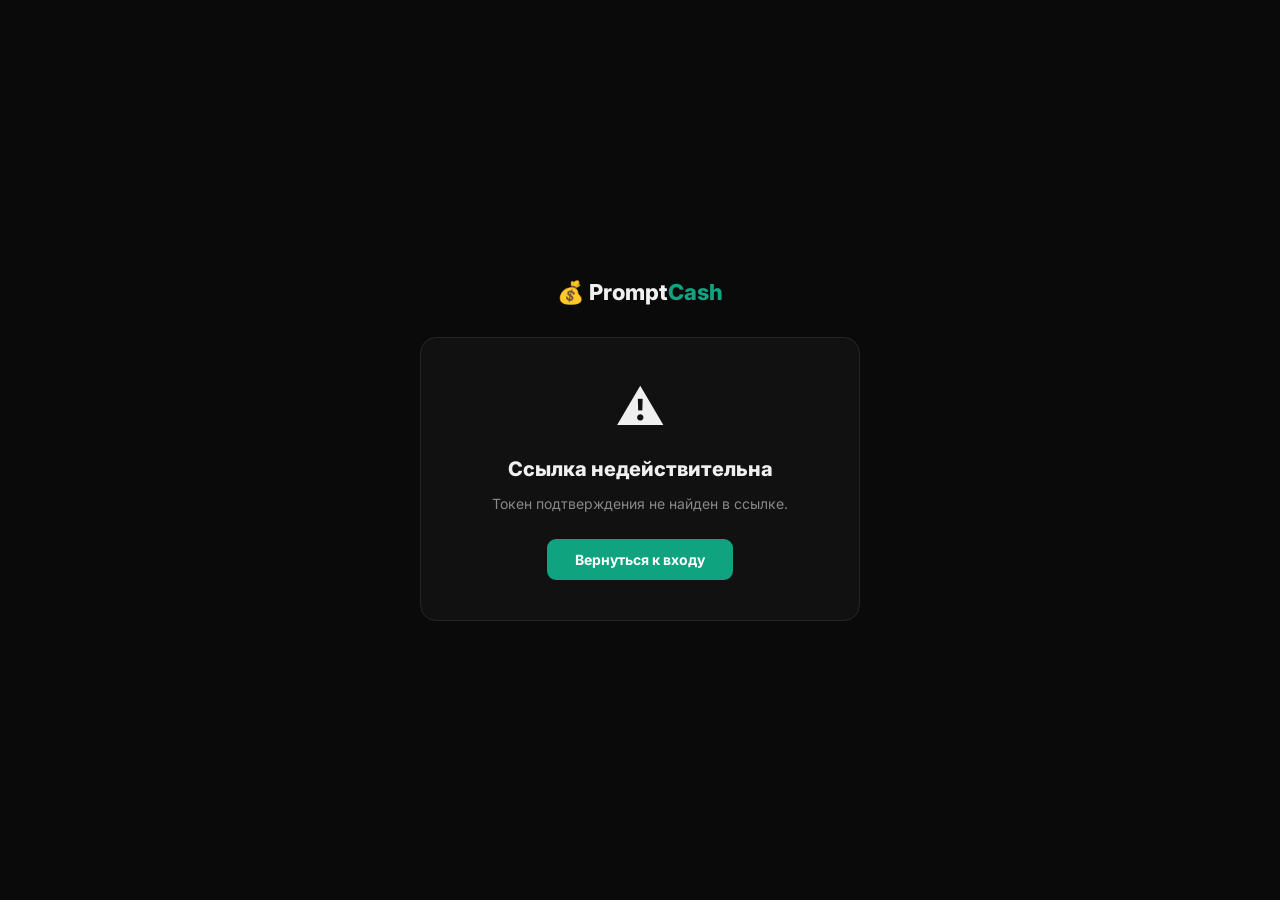
<file: verify.html>
<!DOCTYPE html>
<html lang="ru">
<head>
<meta charset="UTF-8"/>
<meta name="viewport" content="width=device-width, initial-scale=1.0"/>
<title>PromptCash — Подтверждение email</title>
<style>
@import url('https://fonts.googleapis.com/css2?family=Inter:wght@400;500;600;700;800&display=swap');
*{box-sizing:border-box;margin:0;padding:0}
body{font-family:'Inter',sans-serif;background:#0a0a0a;color:#f0f0f0;min-height:100vh;display:flex;align-items:center;justify-content:center;padding:20px}
.wrap{max-width:440px;width:100%;text-align:center}
.logo{font-size:22px;font-weight:800;margin-bottom:32px}
.logo em{color:#10a37f;font-style:normal}
.card{background:#111;border:1px solid #252525;border-radius:16px;padding:40px 32px}
.icon{font-size:48px;margin-bottom:20px}
h2{font-size:20px;font-weight:800;margin-bottom:12px}
p{color:#888;font-size:14px;line-height:1.6;margin-bottom:24px}
.btn{display:inline-block;background:#10a37f;color:#fff;text-decoration:none;padding:12px 28px;border-radius:9px;font-weight:700;font-size:14px;border:none;cursor:pointer;font-family:'Inter',sans-serif}
.btn:hover{background:#12c49a}
.spinner{width:32px;height:32px;border:3px solid #252525;border-top-color:#10a37f;border-radius:50%;margin:0 auto 20px;animation:spin 1s linear infinite}
@keyframes spin{to{transform:rotate(360deg)}}
</style>
</head>
<body>
<div class="wrap">
  <div class="logo">💰 Prompt<em>Cash</em></div>
  <div class="card" id="content">
    <div class="spinner"></div>
    <h2>Проверяем ссылку...</h2>
    <p>Подождите немного</p>
  </div>
</div>

<script>
const API = 'https://romptcash-backend.onrender.com';
const params = new URLSearchParams(window.location.search);
const token = params.get('token');

async function verify() {
  const content = document.getElementById('content');

  if (!token) {
    content.innerHTML = `
      <div class="icon">⚠️</div>
      <h2>Ссылка недействительна</h2>
      <p>Токен подтверждения не найден в ссылке.</p>
      <a href="auth.html" class="btn">Вернуться к входу</a>
    `;
    return;
  }

  try {
    const res = await fetch(`${API}/auth/verify?token=${token}`);
    const data = await res.json();

    if (!res.ok) throw new Error(data.error);

    if (data.alreadyVerified) {
      content.innerHTML = `
        <div class="icon">✅</div>
        <h2>Email уже подтверждён</h2>
        <p>Вы можете войти в кабинет.</p>
        <a href="auth.html" class="btn">Войти</a>
      `;
      return;
    }

    // Автоматически логиним
    if (data.apiKey) {
      localStorage.setItem('pc_api_key', data.apiKey);
      localStorage.setItem('pc_advertiser', JSON.stringify(data.advertiser));
    }

    content.innerHTML = `
      <div class="icon">🎉</div>
      <h2>Email подтверждён!</h2>
      <p>Переходим в рекламный кабинет...</p>
    `;
    setTimeout(() => window.location.href = 'index.html', 1200);
  } catch (e) {
    content.innerHTML = `
      <div class="icon">❌</div>
      <h2>Не удалось подтвердить</h2>
      <p>${e.message}</p>
      <a href="auth.html" class="btn">Вернуться к входу</a>
    `;
  }
}

verify();
</script>
</body>
</html>
</file>
